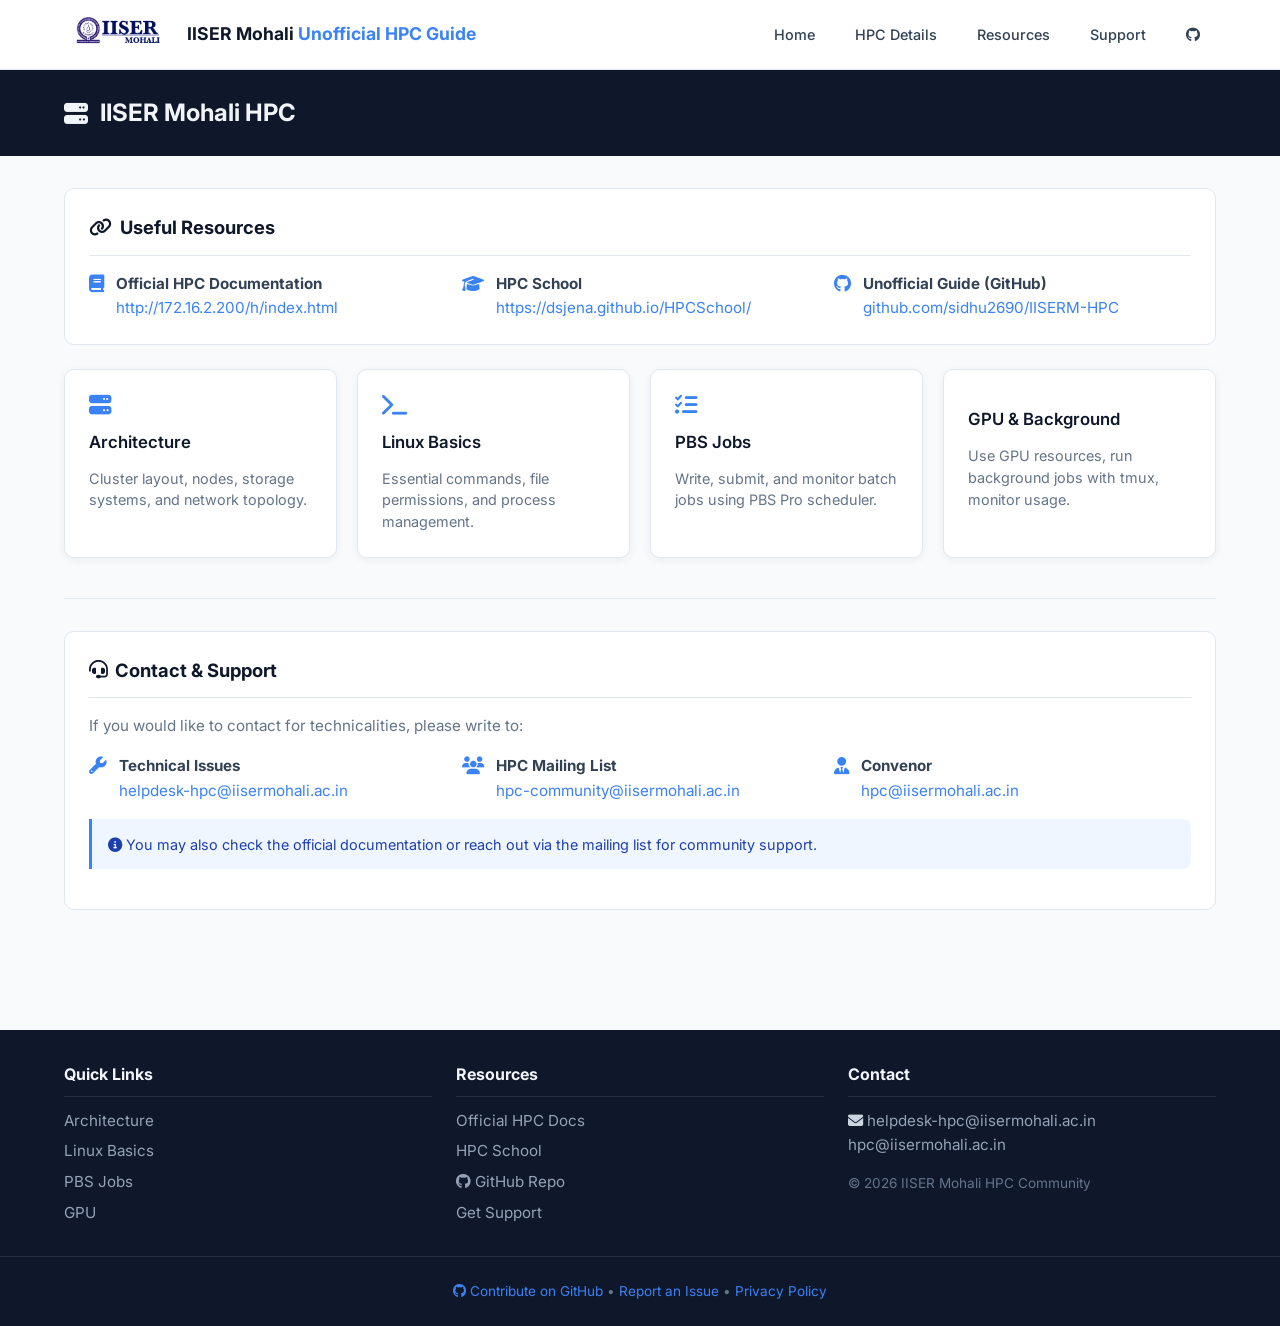
<file: index.html>
<!DOCTYPE html>
<html lang="en">
<head>
  <meta charset="UTF-8" />
  <meta name="viewport" content="width=device-width, initial-scale=1.0"/>
  <title>IISER Mohali Unofficial HPC Guide</title>
  
  <!-- Fonts & Icons -->
  <link rel="preconnect" href="https://fonts.googleapis.com"/>
  <link href="https://fonts.googleapis.com/css2?family=Inter:wght@400;500;600;700&family=Fira+Code&display=swap" rel="stylesheet"/>
  <link rel="stylesheet" href="https://cdnjs.cloudflare.com/ajax/libs/font-awesome/6.5.0/css/all.min.css"/>
  
  <!-- Styles -->
  <link rel="stylesheet" href="style.css"/>
</head>
<body>

<!-- ===== Header ===== -->
<header class="header">
  <div class="header-container">
    <div class="logo-area">
      <img src="assets/logo.png" alt="IISER Mohali Logo" style="height:40px"/>
      <div class="site-title">IISER Mohali <span>Unofficial HPC Guide</span></div>
    </div>
    
    <!-- Desktop Nav -->
    <nav class="main-nav">
      <a href="index.html" class="nav-item active">Home</a>
      
      <div class="nav-item parent">
        HPC Details
        <div class="dropdown">
          <a href="architecture.html">Architecture</a>
          <a href="linux.html">Linux Basics</a>
          <a href="pbs.html">PBS Jobs</a>
          <a href="gpu.html">GPU </a>
        </div>
      </div>
      
      <a href="#resources" class="nav-item">Resources</a>
      <a href="#support" class="nav-item">Support</a>
      <a href="https://github.com/sidhu2690/IISERM-HPC" target="_blank" class="nav-item" title="GitHub Repository">
        <i class="fa-brands fa-github"></i>
      </a>
    </nav>
    
    <!-- Mobile Toggle -->
    <button class="menu-toggle" id="menuToggle">
      <i class="fa-solid fa-bars"></i>
    </button>
  </div>
</header>

<!-- ===== Mobile Offcanvas Menu ===== -->
<aside class="offcanvas" id="offcanvasMenu">
  <div class="offcanvas-header">
    <div class="site-title">IISER Mohali <span>Unofficial HPC Guide</span></div>
    <button class="offcanvas-close" id="offcanvasClose">
      <i class="fa-solid fa-xmark"></i>
    </button>
  </div>
  <nav class="offcanvas-nav">
    <a href="index.html">Home</a>
    
    <a href="#" class="offcanvas-parent">HPC Details <i class="fa-solid fa-chevron-down" style="float:right;font-size:0.8rem"></i></a>
    <div class="offcanvas-sub">
      <a href="architecture.html">Architecture</a>
      <a href="linux.html">Linux Basics</a>
      <a href="pbs.html">PBS Jobs</a>
      <a href="gpu.html">GPU </a>
    </div>
    
    <a href="#resources">Resources</a>
    <a href="#support">Support</a>
    <a href="https://github.com/sidhu2690/IISERM-HPC" target="_blank"><i class="fa-brands fa-github"></i> GitHub Repo</a>
    <a href="https://www.iisermohali.ac.in" target="_blank">IISER Mohali</a>
  </nav>
</aside>

<!-- ===== Page Header Bar ===== -->
<div class="page-header-bar">
  <div class="page-header-container">
    <h1><i class="fa-solid fa-server"></i> IISER Mohali HPC</h1>
  </div>
</div>

<!-- ===== Main Content ===== -->
<div class="content-container">

  <!-- External Resources Section -->
  <section class="section-card" id="resources">
    <h2><i class="fa-solid fa-link"></i> Useful Resources</h2>
    <div class="support-grid">
      <div class="support-item">
        <i class="fa-solid fa-book"></i>
        <div>
          <strong>Official HPC Documentation</strong><br>
          <a href="http://172.16.2.200/h/index.html" target="_blank">http://172.16.2.200/h/index.html</a>
        </div>
      </div>
      <div class="support-item">
        <i class="fa-solid fa-graduation-cap"></i>
        <div>
          <strong>HPC School</strong><br>
          <a href="https://dsjena.github.io/HPCSchool/" target="_blank">https://dsjena.github.io/HPCSchool/</a>
        </div>
      </div>
      <div class="support-item">
        <i class="fa-brands fa-github"></i>
        <div>
          <strong>Unofficial Guide (GitHub)</strong><br>
          <a href="https://github.com/sidhu2690/IISERM-HPC" target="_blank">github.com/sidhu2690/IISERM-HPC</a>
        </div>
      </div>
    </div>
  </section>

  <!-- Topic Cards -->
  <div class="card-grid">
    <a href="architecture.html" class="card">
      <i class="fa-solid fa-server"></i>
      <h3>Architecture</h3>
      <p>Cluster layout, nodes, storage systems, and network topology.</p>
    </a>
    <a href="linux.html" class="card">
      <i class="fa-solid fa-terminal"></i>
      <h3>Linux Basics</h3>
      <p>Essential commands, file permissions, and process management.</p>
    </a>
    <a href="pbs.html" class="card">
      <i class="fa-solid fa-list-check"></i>
      <h3>PBS Jobs</h3>
      <p>Write, submit, and monitor batch jobs using PBS Pro scheduler.</p>
    </a>
    <a href="gpu.html" class="card">
      <i class="fa-solid fa-chip"></i>
      <h3>GPU & Background</h3>
      <p>Use GPU resources, run background jobs with tmux, monitor usage.</p>
    </a>
  </div>

  <!-- Divider -->
  <div class="divider"></div>

  <!-- Support Section -->
  <section class="section-card" id="support">
    <h2><i class="fa-solid fa-headset"></i> Contact & Support</h2>
    <p style="margin-bottom:1rem; color:var(--text-muted); font-size:0.95rem">
      If you would like to contact for technicalities, please write to:
    </p>
    <div class="support-grid">
      <div class="support-item">
        <i class="fa-solid fa-wrench"></i>
        <div>
          <strong>Technical Issues</strong><br>
          <a href="mailto:helpdesk-hpc@iisermohali.ac.in">helpdesk-hpc@iisermohali.ac.in</a>
        </div>
      </div>
      <div class="support-item">
        <i class="fa-solid fa-users"></i>
        <div>
          <strong>HPC Mailing List</strong><br>
          <a href="mailto:hpc-community@iisermohali.ac.in">hpc-community@iisermohali.ac.in</a><br>
        </div>
      </div>
      <div class="support-item">
        <i class="fa-solid fa-user-tie"></i>
        <div>
          <strong>Convenor</strong><br>
          <a href="mailto:hpc@iisermohali.ac.in">hpc@iisermohali.ac.in</a>
        </div>
      </div>
    </div>
    <div class="callout info" style="margin-top:1rem">
      <i class="fa-solid fa-circle-info"></i> 
      You may also check the official documentation or reach out via the mailing list for community support.
    </div>
  </section>

</div>

<!-- ===== Footer ===== -->
<footer class="footer-bar">
  <div class="footer-container">
    <div class="footer-card">
      <h3>Quick Links</h3>
      <ul>
        <li><a href="architecture.html">Architecture</a></li>
        <li><a href="linux.html">Linux Basics</a></li>
        <li><a href="pbs.html">PBS Jobs</a></li>
        <li><a href="gpu.html">GPU</a></li>
      </ul>
    </div>
    <div class="footer-card">
      <h3>Resources</h3>
      <ul>
        <li><a href="http://172.16.2.200/h/index.html" target="_blank">Official HPC Docs</a></li>
        <li><a href="https://dsjena.github.io/HPCSchool/" target="_blank">HPC School</a></li>
        <li><a href="https://github.com/sidhu2690/IISERM-HPC" target="_blank"><i class="fa-brands fa-github"></i> GitHub Repo</a></li>
        <li><a href="#support">Get Support</a></li>
      </ul>
    </div>
    <div class="footer-card">
      <h3>Contact</h3>
      <p>
        <i class="fa-solid fa-envelope"></i> 
        <a href="mailto:helpdesk-hpc@iisermohali.ac.in">helpdesk-hpc@iisermohali.ac.in</a><br>
        <a href="mailto:hpc@iisermohali.ac.in">hpc@iisermohali.ac.in</a>
      </p>
      <p style="margin-top:1rem; font-size:0.85rem; color:#64748b">
        © 2026 IISER Mohali HPC Community
      </p>
    </div>
  </div>
  <div class="footer-bottom">
    <a href="https://github.com/sidhu2690/IISERM-HPC" target="_blank"><i class="fa-brands fa-github"></i> Contribute on GitHub</a> • 
    <a href="#">Report an Issue</a> • <a href="#">Privacy Policy</a>
  </div>
</footer>

<!-- ===== Scripts ===== -->
<script>
  // Mobile menu toggle
  const menuToggle = document.getElementById('menuToggle');
  const offcanvas = document.getElementById('offcanvasMenu');
  const offcanvasClose = document.getElementById('offcanvasClose');
  
  menuToggle?.addEventListener('click', () => offcanvas.classList.add('open'));
  offcanvasClose?.addEventListener('click', () => offcanvas.classList.remove('open'));
  
  // Close offcanvas when clicking outside
  document.addEventListener('click', (e) => {
    if (window.innerWidth <= 900 && 
        !offcanvas.contains(e.target) && 
        !menuToggle.contains(e.target)) {
      offcanvas.classList.remove('open');
    }
  });
  
  // Mobile dropdown toggle
  document.querySelectorAll('.offcanvas-parent').forEach(item => {
    item.addEventListener('click', (e) => {
      e.preventDefault();
      item.classList.toggle('active');
    });
  });
  
  // Active nav state
  document.querySelectorAll('.nav-item, .offcanvas-nav a').forEach(link => {
    if (link.href === window.location.href) {
      document.querySelectorAll('.nav-item, .offcanvas-nav a').forEach(i => i.classList.remove('active'));
      link.classList.add('active');
    }
  });
</script>

</body>
</html>
</file>
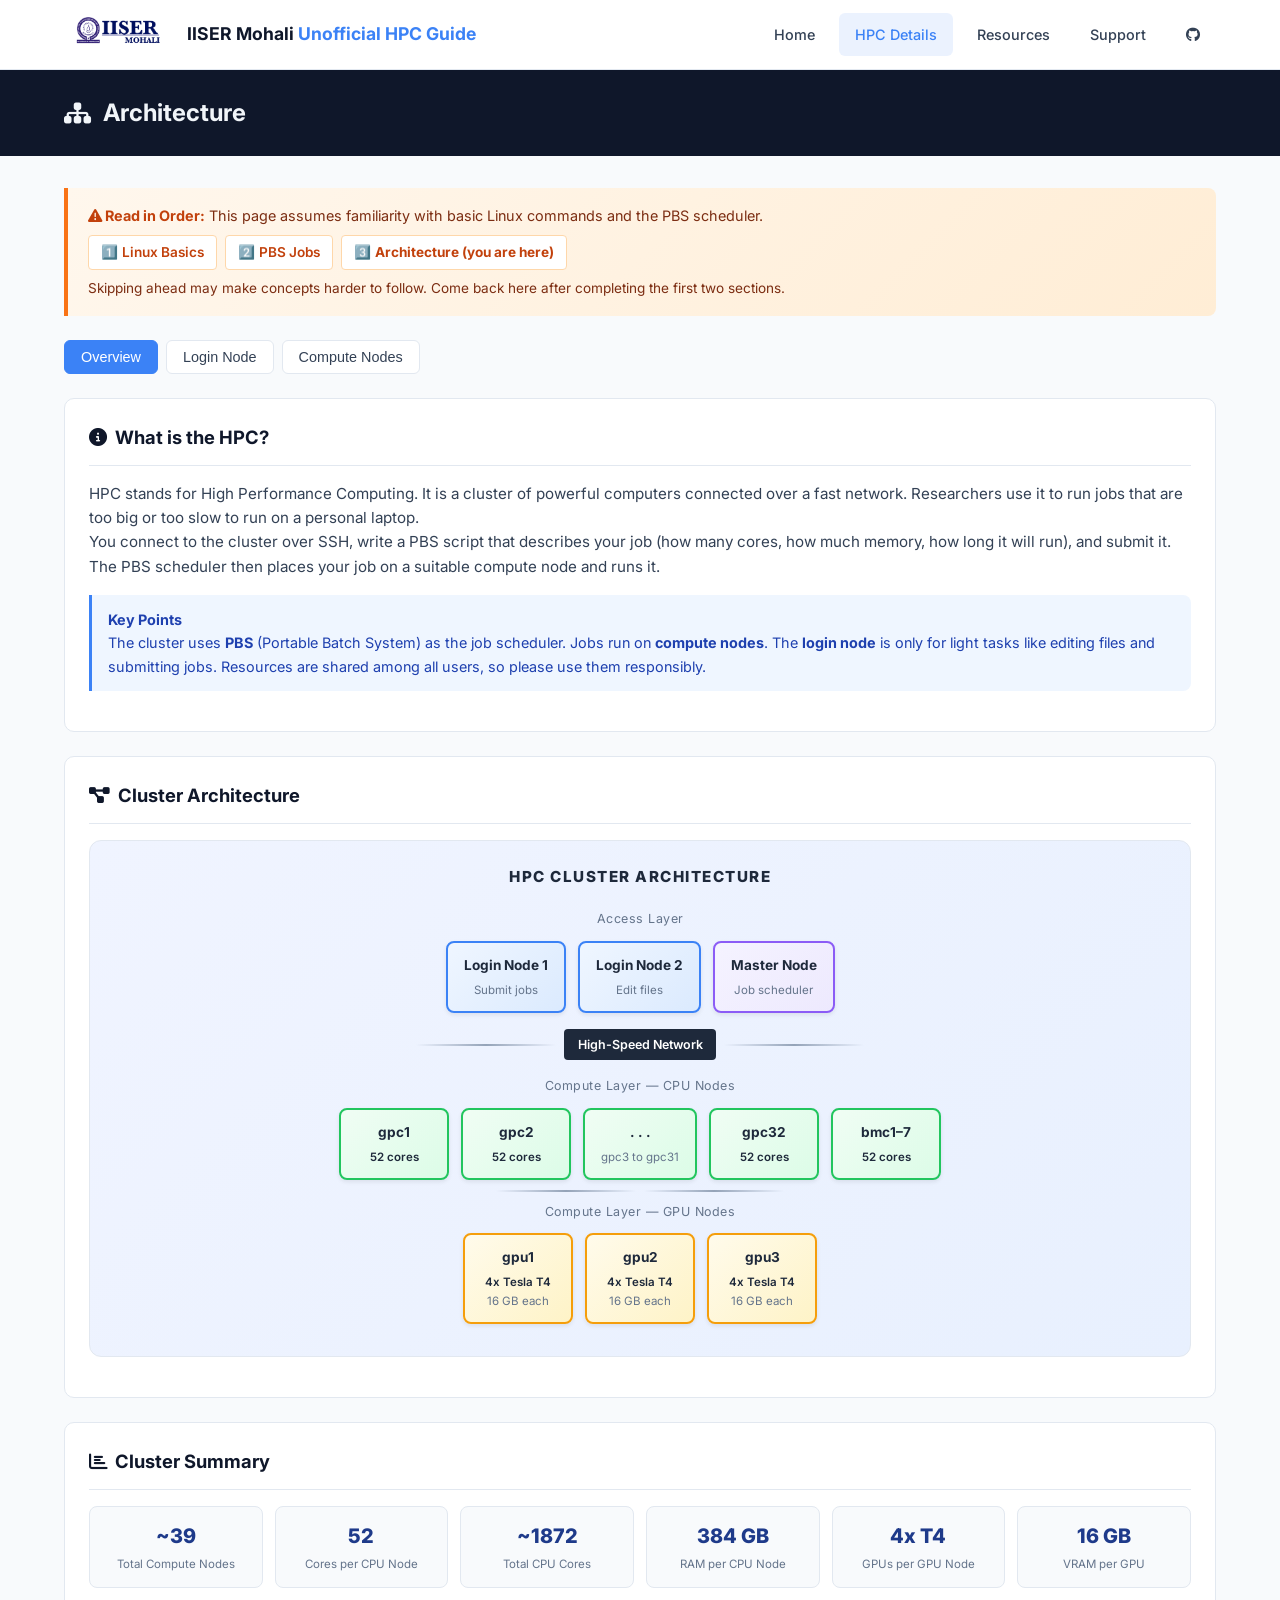
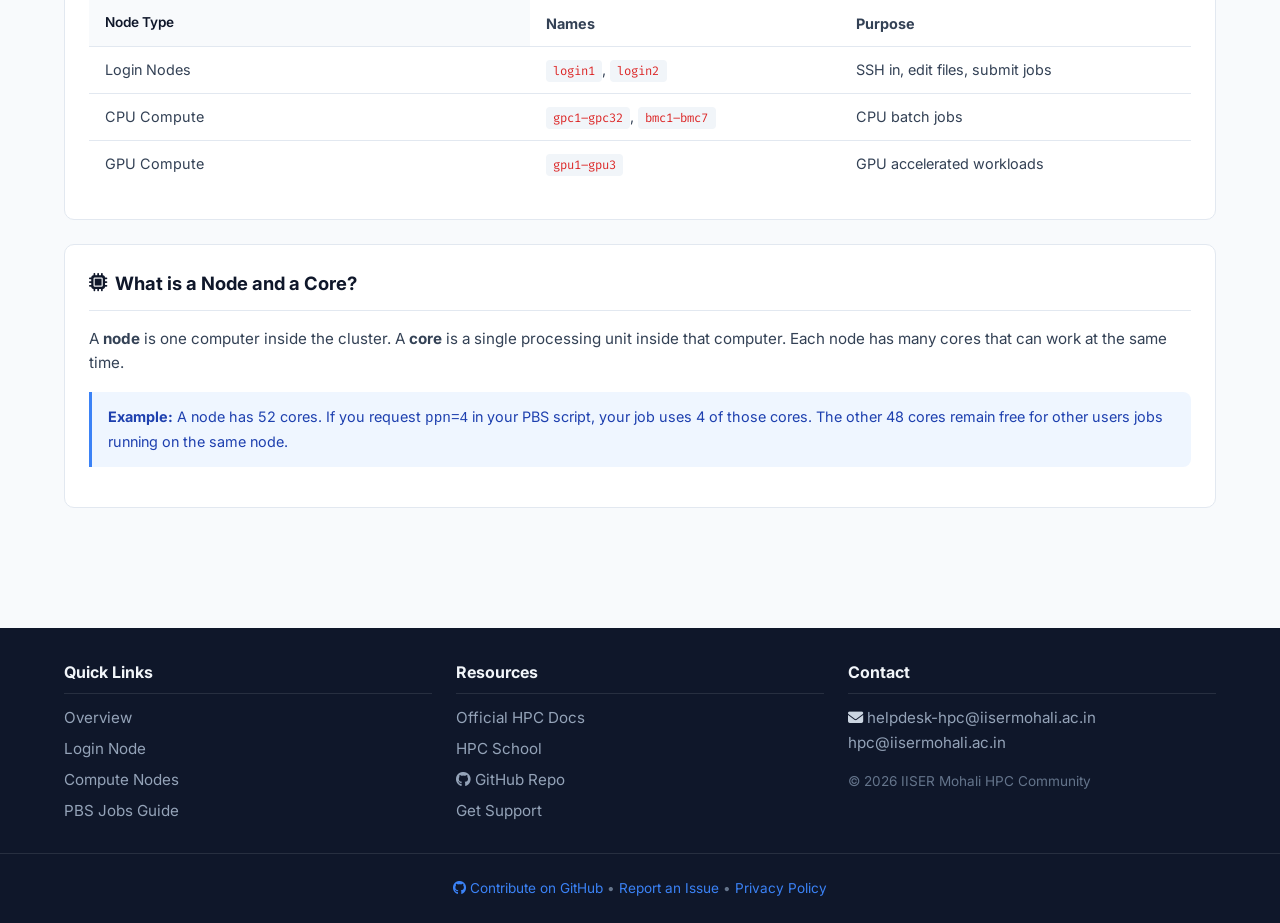
<file: architecture.html>
<!DOCTYPE html>
<html lang="en">
<head>
  <meta charset="UTF-8" />
  <meta name="viewport" content="width=device-width, initial-scale=1.0"/>
  <title>Architecture | IISER Mohali Unofficial HPC Guide</title>
  
  <!-- Fonts & Icons -->
  <link rel="preconnect" href="https://fonts.googleapis.com"/>
  <link href="https://fonts.googleapis.com/css2?family=Inter:wght@400;500;600;700&family=Fira+Code&display=swap" rel="stylesheet"/>
  <link rel="stylesheet" href="https://cdnjs.cloudflare.com/ajax/libs/font-awesome/6.5.0/css/all.min.css"/>
  
  <!-- Main Styles -->
  <link rel="stylesheet" href="style.css"/>
  
  <!-- Page-Specific Styles (Cluster Diagram) -->
  <style>
    .cluster-diagram {
      background: linear-gradient(135deg, #f0f4ff 0%, #e8f0fe 100%);
      border: 1px solid #e2e8f0;
      border-radius: 12px;
      padding: 1.5rem;
      margin: 1rem 0;
    }
    .diagram-title {
      text-align: center;
      font-weight: 800;
      font-size: 0.95rem;
      color: #1e293b;
      letter-spacing: 1.5px;
      margin-bottom: 1.25rem;
    }
    .diagram-section { margin-bottom: 0.5rem; }
    .section-label {
      text-align: center;
      font-size: 0.78rem;
      color: #64748b;
      margin-bottom: 0.75rem;
      letter-spacing: 0.5px;
    }
    .node-group {
      display: flex;
      flex-wrap: wrap;
      justify-content: center;
      gap: 0.75rem;
    }
    .node-box {
      background: white;
      border: 2px solid #cbd5e0;
      border-radius: 8px;
      padding: 0.75rem 1rem;
      min-width: 110px;
      text-align: center;
      box-shadow: 0 2px 4px rgba(0,0,0,0.08);
    }
    .login-node   { border-color: #3b82f6; background: linear-gradient(135deg, #eff6ff, #dbeafe); }
    .master-node  { border-color: #8b5cf6; background: linear-gradient(135deg, #f5f3ff, #ede9fe); }
    .compute-node { border-color: #22c55e; background: linear-gradient(135deg, #f0fdf4, #dcfce7); }
    .gpu-node     { border-color: #f59e0b; background: linear-gradient(135deg, #fffbeb, #fef3c7); }
    .node-title { font-weight: 700; color: #1e293b; font-size: 0.85rem; margin-bottom: 0.25rem; }
    .node-desc  { font-size: 0.72rem; color: #64748b; }
    .node-cores { font-size: 0.72rem; color: #1e293b; font-weight: 600; }
    .network-connector {
      display: flex;
      align-items: center;
      justify-content: center;
      margin: 1rem 0;
      gap: 0.5rem;
    }
    .connector-line {
      flex: 1;
      height: 2px;
      background: linear-gradient(to right, transparent, #94a3b8, transparent);
      max-width: 140px;
    }
    .network-label {
      background: #1e293b;
      color: white;
      padding: 0.35rem 0.85rem;
      border-radius: 4px;
      font-size: 0.78rem;
      font-weight: 600;
      white-space: nowrap;
    }
    .summary-grid {
      display: grid;
      grid-template-columns: repeat(auto-fit, minmax(140px, 1fr));
      gap: 0.75rem;
      margin: 0.75rem 0;
    }
    .summary-stat {
      background: #f8fafc;
      border: 1px solid #e2e8f0;
      border-radius: 8px;
      padding: 0.85rem;
      text-align: center;
    }
    .summary-stat .stat-value {
      font-size: 1.25rem;
      font-weight: 800;
      color: #1e3a8a;
      display: block;
    }
    .summary-stat .stat-label {
      font-size: 0.72rem;
      color: #64748b;
      margin-top: 0.2rem;
    }
    /* Terminal block */
    .terminal {
      background: #0f172a;
      border-radius: 8px;
      overflow: hidden;
      margin: 0.75rem 0;
      font-size: 0.78rem;
    }
    .terminal-bar {
      background: #1e293b;
      padding: 0.4rem 0.75rem;
      display: flex;
      align-items: center;
      gap: 0.4rem;
    }
    .terminal-bar span {
      width: 10px; height: 10px;
      border-radius: 50%;
      display: inline-block;
    }
    .t-red    { background: #ef4444; }
    .t-yellow { background: #eab308; }
    .t-green  { background: #22c55e; }
    .t-title  { color: #64748b; font-size: 0.72rem; margin-left: 0.4rem; }
    .terminal-body {
      padding: 0.85rem 1rem;
      color: #94a3b8;
      font-family: 'Fira Code', monospace;
      line-height: 1.7;
      overflow-x: auto;
      white-space: pre;
    }
    .t-cmd     { color: #38bdf8; }
    .t-hi      { color: #f87171; font-weight: 600; }
    .t-warn    { color: #fbbf24; }
    .t-ok      { color: #86efac; }
    .t-dim     { color: #475569; }
    
    /* Sub-nav tabs for architecture sections */
    .arch-subnav {
      display: flex;
      gap: 0.5rem;
      margin: 1rem 0 1.5rem;
      flex-wrap: wrap;
    }
    .arch-tab {
      padding: 0.5rem 1rem;
      background: var(--card-bg);
      border: 1px solid var(--border);
      border-radius: 6px;
      font-size: 0.9rem;
      color: var(--text);
      cursor: pointer;
      transition: var(--transition);
    }
    .arch-tab:hover, .arch-tab.active {
      background: var(--accent);
      color: white;
      border-color: var(--accent);
    }
    .arch-section { display: none; }
    .arch-section.active { display: block; animation: fadeIn 0.2s ease; }
    @keyframes fadeIn { from { opacity: 0; transform: translateY(4px); } to { opacity: 1; transform: translateY(0); } }
    
    /* Prerequisite banner */
    .prereq-banner {
      background: linear-gradient(135deg, #fff7ed, #ffedd5);
      border-left: 4px solid #f97316;
      border-radius: 0 8px 8px 0;
      padding: 1rem 1.25rem;
      margin: 1rem 0 1.5rem;
      font-size: 0.9rem;
      color: #7c2d12;
    }
    .prereq-banner strong { color: #c2410c; }
    .prereq-banner a { color: #c2410c; font-weight: 600; text-decoration: none; }
    .prereq-banner a:hover { text-decoration: underline; }
    .prereq-steps {
      display: flex;
      gap: 0.5rem;
      margin-top: 0.5rem;
      flex-wrap: wrap;
    }
    .prereq-step {
      background: #fff;
      padding: 0.35rem 0.75rem;
      border-radius: 4px;
      font-size: 0.85rem;
      border: 1px solid #fed7aa;
    }
  </style>
</head>
<body>

<!-- ===== Header ===== -->
<header class="header">
  <div class="header-container">
    <div class="logo-area">
      <img src="assets/logo.png" alt="IISER Mohali Logo" style="height:40px"/>
      <div class="site-title">IISER Mohali <span>Unofficial HPC Guide</span></div>
    </div>
    
    <!-- Desktop Nav -->
    <nav class="main-nav">
      <a href="index.html" class="nav-item">Home</a>
      
      <div class="nav-item parent active">
        HPC Details
        <div class="dropdown">
          <a href="architecture.html" class="active">Architecture</a>
          <a href="linux.html">Linux Basics</a>
          <a href="pbs.html">PBS Jobs</a>
          <a href="gpu.html">GPU & Nohup</a>
        </div>
      </div>
      
      <a href="index.html#resources" class="nav-item">Resources</a>
      <a href="index.html#support" class="nav-item">Support</a>
      <a href="https://github.com/sidhu2690/IISERM-HPC" target="_blank" class="nav-item" title="GitHub Repository">
        <i class="fa-brands fa-github"></i>
      </a>
    </nav>
    
    <!-- Mobile Toggle -->
    <button class="menu-toggle" id="menuToggle">
      <i class="fa-solid fa-bars"></i>
    </button>
  </div>
</header>

<!-- ===== Mobile Offcanvas Menu ===== -->
<aside class="offcanvas" id="offcanvasMenu">
  <div class="offcanvas-header">
    <div class="site-title">IISER Mohali <span>Unofficial HPC Guide</span></div>
    <button class="offcanvas-close" id="offcanvasClose">
      <i class="fa-solid fa-xmark"></i>
    </button>
  </div>
  <nav class="offcanvas-nav">
    <a href="index.html">Home</a>
    
    <a href="#" class="offcanvas-parent active">HPC Details <i class="fa-solid fa-chevron-down" style="float:right;font-size:0.8rem"></i></a>
    <div class="offcanvas-sub" style="display:block">
      <a href="architecture.html" class="active">Architecture</a>
      <a href="linux.html">Linux Basics</a>
      <a href="pbs.html">PBS Jobs</a>
      <a href="gpu.html">GPU & Nohup</a>
    </div>
    
    <a href="index.html#resources">Resources</a>
    <a href="index.html#support">Support</a>
    <a href="https://github.com/sidhu2690/IISERM-HPC" target="_blank"><i class="fa-brands fa-github"></i> GitHub Repo</a>
    <a href="https://www.iisermohali.ac.in" target="_blank">IISER Mohali</a>
  </nav>
</aside>

<!-- ===== Page Header Bar ===== -->
<div class="page-header-bar">
  <div class="page-header-container">
    <h1><i class="fa-solid fa-sitemap"></i> Architecture</h1>
  </div>
</div>

<!-- ===== Main Content ===== -->
<div class="content-container">

  <!-- ⚠️ Prerequisite Warning Banner -->
  <div class="prereq-banner">
    <strong><i class="fa-solid fa-triangle-exclamation"></i> Read in Order:</strong> 
    This page assumes familiarity with basic Linux commands and the PBS scheduler.
    <div class="prereq-steps">
      <span class="prereq-step">1️⃣ <a href="linux.html">Linux Basics</a></span>
      <span class="prereq-step">2️⃣ <a href="pbs.html">PBS Jobs</a></span>
      <span class="prereq-step">3️⃣ <strong>Architecture (you are here)</strong></span>
    </div>
    <p style="margin:0.5rem 0 0; font-size:0.85rem">
      Skipping ahead may make concepts harder to follow. Come back here after completing the first two sections.
    </p>
  </div>

  <!-- Sub-navigation Tabs -->
  <div class="arch-subnav">
    <button class="arch-tab active" onclick="showArchSection('overview', this)">Overview</button>
    <button class="arch-tab" onclick="showArchSection('login', this)">Login Node</button>
    <button class="arch-tab" onclick="showArchSection('compute', this)">Compute Nodes</button>
  </div>

  <!-- ══ OVERVIEW ══ -->
  <section class="arch-section active" id="overview">
    
    <div class="section-card">
      <h2><i class="fa-solid fa-circle-info"></i> What is the HPC?</h2>
      <p>HPC stands for High Performance Computing. It is a cluster of powerful computers connected over a fast network. Researchers use it to run jobs that are too big or too slow to run on a personal laptop.</p>
      <p>You connect to the cluster over SSH, write a PBS script that describes your job (how many cores, how much memory, how long it will run), and submit it. The PBS scheduler then places your job on a suitable compute node and runs it.</p>
      <div class="callout info">
        <strong>Key Points</strong><br>
        The cluster uses <strong>PBS</strong> (Portable Batch System) as the job scheduler. Jobs run on <strong>compute nodes</strong>. The <strong>login node</strong> is only for light tasks like editing files and submitting jobs. Resources are shared among all users, so please use them responsibly.
      </div>
    </div>

    <div class="section-card">
      <h2><i class="fa-solid fa-diagram-project"></i> Cluster Architecture</h2>

      <div class="cluster-diagram">
        <div class="diagram-title">HPC CLUSTER ARCHITECTURE</div>

        <div class="diagram-section">
          <div class="section-label">Access Layer</div>
          <div class="node-group">
            <div class="node-box login-node">
              <div class="node-title">Login Node 1</div>
              <div class="node-desc">Submit jobs</div>
            </div>
            <div class="node-box login-node">
              <div class="node-title">Login Node 2</div>
              <div class="node-desc">Edit files</div>
            </div>
            <div class="node-box master-node">
              <div class="node-title">Master Node</div>
              <div class="node-desc">Job scheduler</div>
            </div>
          </div>
        </div>

        <div class="network-connector">
          <div class="connector-line"></div>
          <div class="network-label">High-Speed Network</div>
          <div class="connector-line"></div>
        </div>

        <div class="diagram-section">
          <div class="section-label">Compute Layer — CPU Nodes</div>
          <div class="node-group">
            <div class="node-box compute-node">
              <div class="node-title">gpc1</div>
              <div class="node-cores">52 cores</div>
            </div>
            <div class="node-box compute-node">
              <div class="node-title">gpc2</div>
              <div class="node-cores">52 cores</div>
            </div>
            <div class="node-box compute-node">
              <div class="node-title">. . .</div>
              <div class="node-desc">gpc3 to gpc31</div>
            </div>
            <div class="node-box compute-node">
              <div class="node-title">gpc32</div>
              <div class="node-cores">52 cores</div>
            </div>
            <div class="node-box compute-node">
              <div class="node-title">bmc1–7</div>
              <div class="node-cores">52 cores</div>
            </div>
          </div>
        </div>

        <div class="network-connector" style="margin:0.6rem 0;">
          <div class="connector-line"></div>
          <div class="connector-line"></div>
        </div>

        <div class="diagram-section">
          <div class="section-label">Compute Layer — GPU Nodes</div>
          <div class="node-group">
            <div class="node-box gpu-node">
              <div class="node-title">gpu1</div>
              <div class="node-cores">4x Tesla T4</div>
              <div class="node-desc">16 GB each</div>
            </div>
            <div class="node-box gpu-node">
              <div class="node-title">gpu2</div>
              <div class="node-cores">4x Tesla T4</div>
              <div class="node-desc">16 GB each</div>
            </div>
            <div class="node-box gpu-node">
              <div class="node-title">gpu3</div>
              <div class="node-cores">4x Tesla T4</div>
              <div class="node-desc">16 GB each</div>
            </div>
          </div>
        </div>
      </div>
    </div>

    <div class="section-card">
      <h2><i class="fa-solid fa-chart-bar"></i> Cluster Summary</h2>
      <div class="summary-grid">
        <div class="summary-stat">
          <span class="stat-value">~39</span>
          <div class="stat-label">Total Compute Nodes</div>
        </div>
        <div class="summary-stat">
          <span class="stat-value">52</span>
          <div class="stat-label">Cores per CPU Node</div>
        </div>
        <div class="summary-stat">
          <span class="stat-value">~1872</span>
          <div class="stat-label">Total CPU Cores</div>
        </div>
        <div class="summary-stat">
          <span class="stat-value">384 GB</span>
          <div class="stat-label">RAM per CPU Node</div>
        </div>
        <div class="summary-stat">
          <span class="stat-value">4x T4</span>
          <div class="stat-label">GPUs per GPU Node</div>
        </div>
        <div class="summary-stat">
          <span class="stat-value">16 GB</span>
          <div class="stat-label">VRAM per GPU</div>
        </div>
      </div>

      <table class="data-table">
        <tbody>
          <tr><th>Node Type</th><td><strong>Names</strong></td><td><strong>Purpose</strong></td></tr>
          <tr>
            <td>Login Nodes</td>
            <td><code>login1</code>, <code>login2</code></td>
            <td>SSH in, edit files, submit jobs</td>
          </tr>
          <tr>
            <td>CPU Compute</td>
            <td><code>gpc1–gpc32</code>, <code>bmc1–bmc7</code></td>
            <td>CPU batch jobs</td>
          </tr>
          <tr>
            <td>GPU Compute</td>
            <td><code>gpu1–gpu3</code></td>
            <td>GPU accelerated workloads</td>
          </tr>
        </tbody>
      </table>
    </div>

    <div class="section-card">
      <h2><i class="fa-solid fa-microchip"></i> What is a Node and a Core?</h2>
      <p>A <strong>node</strong> is one computer inside the cluster. A <strong>core</strong> is a single processing unit inside that computer. Each node has many cores that can work at the same time.</p>
      <div class="callout info">
        <strong>Example:</strong> A node has 52 cores. If you request <code>ppn=4</code> in your PBS script, your job uses 4 of those cores. The other 48 cores remain free for other users jobs running on the same node.
      </div>
    </div>

  </section>

  <!-- ══ LOGIN NODE ══ -->
  <section class="arch-section" id="login">
    
    <div class="section-card">
      <h2><i class="fa-solid fa-circle-info"></i> What is the Login Node?</h2>
      <p>When you SSH into the cluster, you land on the login node. It is a regular computer shared by everyone who is logged in at that moment. It is strictly meant for light tasks only.</p>
      <p>The login node is not meant for running actual computations. For that, you use the PBS scheduler to submit your job to a compute node. You will learn more about this in the PBS section.</p>

      <table class="data-table">
        <tbody>
          <tr><th>✅ Allowed on Login Node</th><th>❌ Not Allowed on Login Node</th></tr>
          <tr><td>Editing scripts with <code>nano</code> or <code>vim</code></td><td>Running Python training scripts</td></tr>
          <tr><td>Submitting jobs with <code>qsub</code></td><td>Running simulations directly</td></tr>
          <tr><td>Checking jobs with <code>qstat</code></td><td>Compiling large codebases</td></tr>
          <tr><td>Creating folders and small files</td><td>Processing large datasets</td></tr>
          <tr><td>Transferring files with <code>scp</code></td><td>Running any heavy program</td></tr>
        </tbody>
      </table>

      <div class="callout warn">
        <strong>Important:</strong> The login node is shared by all users. If someone runs a heavy job on it, the whole system slows down for everyone. In bad cases it can cause the login node to crash and no one will be able to connect to the cluster until the admin fixes it. Always use the scheduler for any real computation.
      </div>
    </div>

    <div class="section-card">
      <h2><i class="fa-solid fa-terminal"></i> Checking Login Node Load with <code>top</code></h2>
      <p>You can run <code>top</code> on the login node to see the current CPU and memory usage. If the load is very high, it means someone is running something heavy on the login node and you should inform the admin.</p>

      <div class="terminal">
        <div class="terminal-bar">
          <span class="t-red"></span>
          <span class="t-yellow"></span>
          <span class="t-green"></span>
          <span class="t-title">login1 — top</span>
        </div>
        <div class="terminal-body"><span class="t-cmd">(base) [rk21045@login1 ~]$ top</span>
<span class="t-warn">top - 01:29:18 up 4 days,  7:26,  9 users,  load average: 168.21, 171.62, 171.92</span>
Tasks: 591 total,   5 running, 581 sleeping,   5 stopped,   0 zombie
<span class="t-hi">%Cpu(s): 99.7 us,  0.3 sy,  0.0 ni,  0.0 id,  0.0 wa,  0.0 hi,  0.0 si,  0.0 st</span>
KiB Mem : 39487868+total, <span class="t-hi">10684056 free</span>, 55634912 used, 32855971+buff/cache
KiB Swap: 67108860 total, 67108860 free,        0 used. 33805238+avail Mem

   PID USER      PR  NI    VIRT    RES    SHR S  <span class="t-warn">%CPU</span>  %MEM     TIME+  COMMAND
 61813 <span class="t-hi">ab19032</span>   20   0  105.7g  16.5g   6112 R  <span class="t-hi">1693</span>   4.4  62936:45 l914.exe
 40196 <span class="t-hi">ph17086</span>   20   0  104.2g   1.4g   5704 R  <span class="t-hi">1209</span>   0.4  71422:49 l508.exe
 60007 <span class="t-hi">ph18011</span>   20   0  104.2g  11.8g   6104 R  <span class="t-hi">1167</span>   3.1  62691:54 l914.exe
 43326 <span class="t-hi">ms21099</span>   20   0  104.2g  11.5g   5976 R  <span class="t-hi">1135</span>   3.1  65828:04 l914.exe
  2490 nobody    20   0  176864   1872   1256 S    0.3   0.0   1:52.56 gmond
 61885 <span class="t-ok">rk21045</span>   20   0  173236   2924   1700 R    0.3   0.0   0:00.08 top
146608 ph25042   20   0  185300   2936   1052 S    0.3   0.0   0:10.02 sshd
     1 root      20   0  191684   4764   2636 S    0.0   0.0   0:17.08 systemd
<span class="t-dim">     2 root      20   0       0      0      0 S    0.0   0.0   0:00.51 kthreadd</span>
<span class="t-dim">     4 root       0 -20       0      0      0 S    0.0   0.0   0:00.00 kworker</span></div>
      </div>

      <p>In the output above, the <strong>load average is 168</strong> and <strong>CPU usage is 99.7%</strong>. This is very high. You can also see that four users are running jobs directly on the login node with CPU usage above 1000% each. This is wrong and will slow down the entire system.</p>

      <div class="callout warn">
        <strong>What to look for in <code>top</code>:</strong><br><br>

        <strong>%MEM (MOST IMPORTANT)</strong><br>
        High memory usage is the biggest danger on the login node.<br>
        If any process is using large memory (e.g. &gt;1–2% or multiple GBs), it can crash the node for everyone.<br><br>

        <strong>Free memory</strong> (KiB Mem free)<br>
        If this becomes very low, the system may start swapping or freeze.<br><br>

        <strong>%CPU per process</strong><br>
        Should be very low on login nodes. High values (100+) indicate misuse, but CPU overload mainly slows the system.<br><br>

        <strong>Load average</strong><br>
        Should be less than total cores. High load means heavy usage, but is less dangerous than memory exhaustion.<br><br>

        <strong>Important:</strong><br>
        CPU abuse makes the system slow.<br>
        Memory abuse can crash the entire login node.<br><br>

        If you see high memory usage, report it to the system admin immediately.
      </div>
    </div>

  </section>

  <!-- ══ COMPUTE NODES ══ -->
  <section class="arch-section" id="compute">
    
    <div class="section-card">
      <h2><i class="fa-solid fa-circle-info"></i> What are Compute Nodes?</h2>
      <p>Compute nodes are dedicated machines reserved for running jobs. Each node has its own CPUs, large RAM, and in the case of GPU nodes, graphics cards. You do not SSH into them directly. The PBS scheduler sends your job there automatically after you submit it from the login node.</p>
      <p>You can choose which queue to submit your job to depending on how long your job will run and how many cores it needs. Each queue has different limits.</p>
    </div>

    <div class="section-card">
      <h2><i class="fa-solid fa-table-list"></i> Available Queues</h2>
      <table class="data-table">
        <tbody>
          <tr><th>Queue</th><th>Max Walltime</th><th>Max Cores per User</th><th>Use For</th></tr>
          <tr>
            <td><code>default</code></td>
            <td>8 hours</td>
            <td>200 cores</td>
            <td>Quick jobs, testing, short calculations</td>
          </tr>
          <tr>
            <td><code>short</code></td>
            <td>72 hours (3 days)</td>
            <td>100 cores</td>
            <td>Medium length production jobs</td>
          </tr>
          <tr>
            <td><code>long</code></td>
            <td>1080 hours (45 days)</td>
            <td>100 cores</td>
            <td>Long running simulations</td>
          </tr>
          <tr>
            <td><code>infinity</code></td>
            <td>4380 hours (about 6 months)</td>
            <td>50 cores</td>
            <td>Very long calculations, use sparingly</td>
          </tr>
        </tbody>
      </table>
      <div class="callout tip">
        <strong>Tip:</strong> Start with the <code>default</code> queue when testing your script. Only move to <code>long</code> or <code>infinity</code> once you are sure the job runs correctly. Submitting a broken job to a long queue wastes your allocation and blocks resources for others.
      </div>
    </div>

  </section>

</div>

<!-- ===== Footer ===== -->
<footer class="footer-bar">
  <div class="footer-container">
    <div class="footer-card">
      <h3>Quick Links</h3>
      <ul>
        <li><a href="#overview">Overview</a></li>
        <li><a href="#login">Login Node</a></li>
        <li><a href="#compute">Compute Nodes</a></li>
        <li><a href="pbs.html">PBS Jobs Guide</a></li>
      </ul>
    </div>
    <div class="footer-card">
      <h3>Resources</h3>
      <ul>
        <li><a href="http://172.16.2.200/h/index.html" target="_blank">Official HPC Docs</a></li>
        <li><a href="https://dsjena.github.io/HPCSchool/" target="_blank">HPC School</a></li>
        <li><a href="https://github.com/sidhu2690/IISERM-HPC" target="_blank"><i class="fa-brands fa-github"></i> GitHub Repo</a></li>
        <li><a href="index.html#support">Get Support</a></li>
      </ul>
    </div>
    <div class="footer-card">
      <h3>Contact</h3>
      <p>
        <i class="fa-solid fa-envelope"></i> 
        <a href="mailto:helpdesk-hpc@iisermohali.ac.in">helpdesk-hpc@iisermohali.ac.in</a><br>
        <a href="mailto:hpc@iisermohali.ac.in">hpc@iisermohali.ac.in</a>
      </p>
      <p style="margin-top:1rem; font-size:0.85rem; color:#64748b">
        © 2026 IISER Mohali HPC Community
      </p>
    </div>
  </div>
  <div class="footer-bottom">
    <a href="https://github.com/sidhu2690/IISERM-HPC" target="_blank"><i class="fa-brands fa-github"></i> Contribute on GitHub</a> • 
    <a href="#">Report an Issue</a> • <a href="#">Privacy Policy</a>
  </div>
</footer>

<!-- ===== Scripts ===== -->
<script>
  // Architecture section tabs
  function showArchSection(id, btn) {
    document.querySelectorAll('.arch-section').forEach(s => s.classList.remove('active'));
    document.querySelectorAll('.arch-tab').forEach(t => t.classList.remove('active'));
    document.getElementById(id).classList.add('active');
    btn.classList.add('active');
    window.scrollTo({ top: document.querySelector('.content-container').offsetTop - 20, behavior: 'smooth' });
  }

  // Mobile menu toggle
  const menuToggle = document.getElementById('menuToggle');
  const offcanvas = document.getElementById('offcanvasMenu');
  const offcanvasClose = document.getElementById('offcanvasClose');
  
  menuToggle?.addEventListener('click', (e) => { e.stopPropagation(); offcanvas.classList.add('open'); });
  offcanvasClose?.addEventListener('click', () => offcanvas.classList.remove('open'));
  
  // Close offcanvas when clicking outside
  document.addEventListener('click', (e) => {
    if (window.innerWidth <= 900 && 
        !offcanvas.contains(e.target) && 
        !menuToggle.contains(e.target)) {
      offcanvas.classList.remove('open');
    }
  });
  
  // Mobile dropdown toggle
  document.querySelectorAll('.offcanvas-parent').forEach(item => {
    item.addEventListener('click', (e) => {
      e.preventDefault();
      item.classList.toggle('active');
      const sub = item.nextElementSibling;
      if (sub?.classList.contains('offcanvas-sub')) {
        sub.style.display = sub.style.display === 'block' ? 'none' : 'block';
      }
    });
  });
</script>

</body>
</html>
</file>
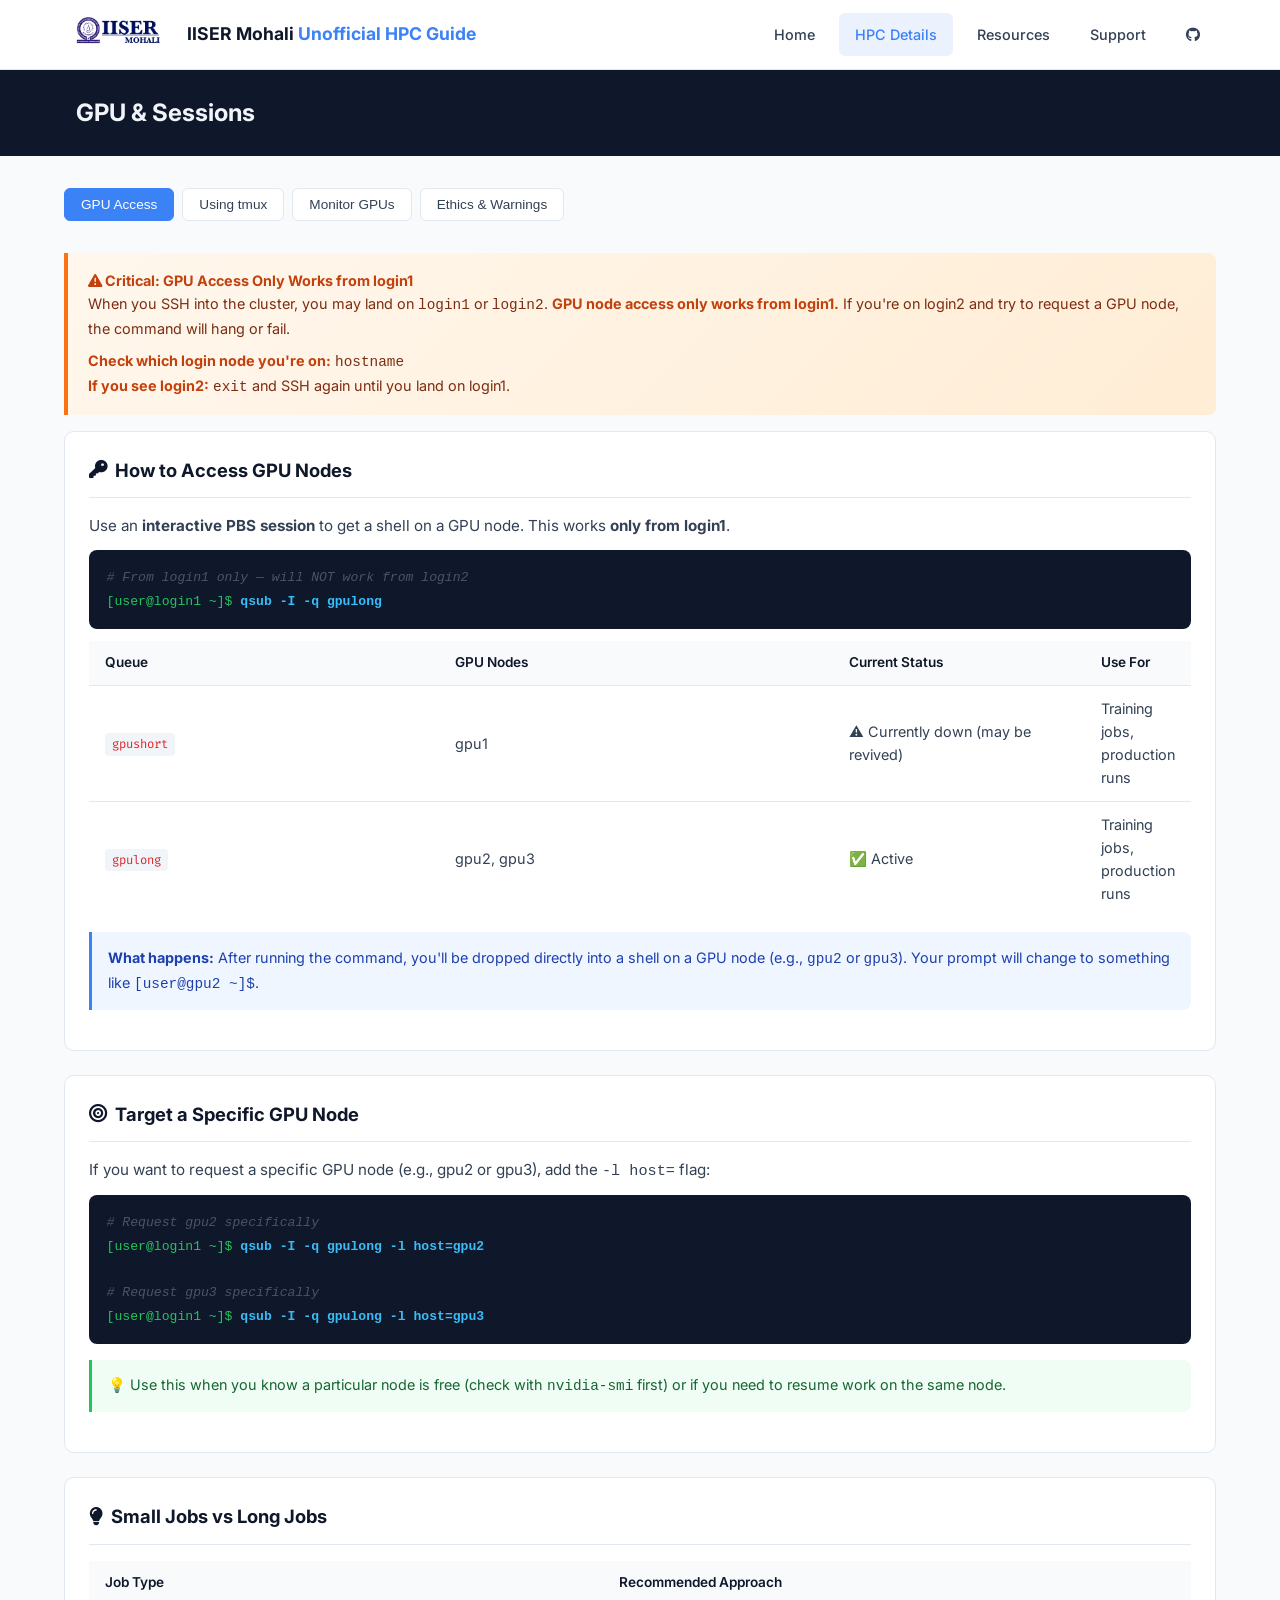
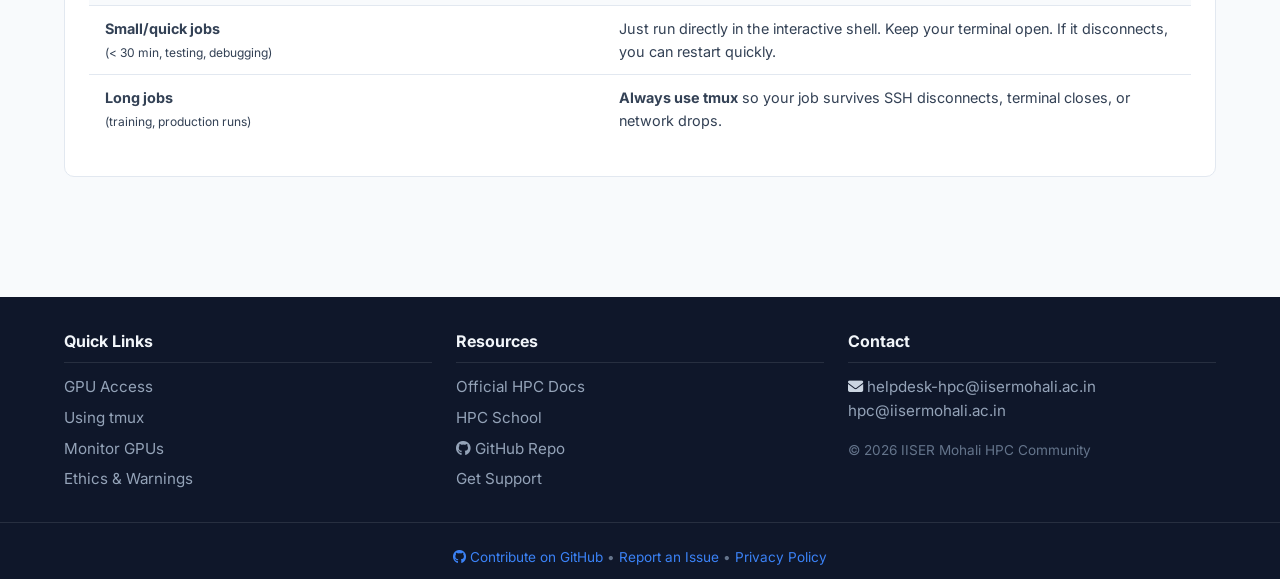
<file: gpu.html>
<!DOCTYPE html>
<html lang="en">
<head>
  <meta charset="UTF-8" />
  <meta name="viewport" content="width=device-width, initial-scale=1.0"/>
  <title>GPU & Sessions | IISER Mohali Unofficial HPC Guide</title>
  
  <!-- Fonts & Icons -->
  <link rel="preconnect" href="https://fonts.googleapis.com"/>
  <link href="https://fonts.googleapis.com/css2?family=Inter:wght@400;500;600;700&family=Fira+Code&display=swap" rel="stylesheet"/>
  <link rel="stylesheet" href="https://cdnjs.cloudflare.com/ajax/libs/font-awesome/6.5.0/css/all.min.css"/>
  
  <!-- Main Styles -->
  <link rel="stylesheet" href="style.css"/>
  
  <!-- Page-Specific Styles (Terminal + Code Highlighting) -->
  <style>
    /* Terminal block */
    .terminal {
      background: #0f172a;
      border-radius: 8px;
      overflow: hidden;
      margin: 0.75rem 0;
      font-size: 0.78rem;
    }
    .terminal-bar {
      background: #1e293b;
      padding: 0.4rem 0.75rem;
      display: flex;
      align-items: center;
      gap: 0.4rem;
    }
    .terminal-bar .dot {
      width: 10px; height: 10px;
      border-radius: 50%;
      display: inline-block;
    }
    .t-red    { background: #ef4444; }
    .t-yellow { background: #eab308; }
    .t-green  { background: #22c55e; }
    .terminal-body {
      padding: 0.85rem 1rem;
      color: #94a3b8;
      font-family: 'Fira Code', monospace;
      line-height: 1.7;
      overflow-x: auto;
      white-space: pre;
    }
    .t-prompt  { color: #22c55e; }
    .t-cmd     { color: #38bdf8; font-weight: 600; }
    .t-out     { color: #94a3b8; }
    .t-comment { color: #475569; font-style: italic; }
    .t-hi      { color: #fbbf24; }
    .t-warn    { color: #f87171; }
    .t-ok      { color: #86efac; }
    .t-dim     { color: #334155; }
    
    /* Code syntax highlighting for PBS directives */
    pre {
      background: var(--code-bg, #0f172a);
      color: #e2e8f0;
      padding: 1rem 1.1rem;
      border-radius: 8px;
      overflow-x: auto;
      margin: 0.75rem 0;
      font-size: 0.82rem;
      line-height: 1.7;
      font-family: 'Fira Code', monospace;
    }
    pre code { background: none; color: #94a3b8; padding: 0; font-size: 1em; }
    .cmd     { color: #38bdf8; font-weight: 600; }
    .comment { color: #475569; font-style: italic; }
    .directive { color: #a78bfa; }
    
    /* Sub-nav tabs */
    .gpu-subnav {
      display: flex;
      gap: 0.5rem;
      margin: 1rem 0 1.5rem;
      flex-wrap: wrap;
      overflow-x: auto;
      padding-bottom: 0.5rem;
    }
    .gpu-tab {
      padding: 0.5rem 1rem;
      background: var(--card-bg);
      border: 1px solid var(--border);
      border-radius: 6px;
      font-size: 0.85rem;
      color: var(--text);
      cursor: pointer;
      transition: var(--transition);
      white-space: nowrap;
    }
    .gpu-tab:hover, .gpu-tab.active {
      background: var(--accent);
      color: white;
      border-color: var(--accent);
    }
    .gpu-section { display: none; }
    .gpu-section.active { display: block; animation: fadeIn 0.2s ease; }
    @keyframes fadeIn { from { opacity: 0; transform: translateY(4px); } to { opacity: 1; transform: translateY(0); } }
    
    /* Table tweaks */
    .data-table th:first-child { width: 35%; }
    .data-table td code { white-space: nowrap; }
    
    /* Warning highlight */
    .serious-warning {
      background: linear-gradient(135deg, #fef2f2, #fee2e2);
      border-left: 4px solid #ef4444;
      border-radius: 0 8px 8px 0;
      padding: 1rem;
      margin: 1rem 0;
    }
    .serious-warning strong { color: #991b1b; }
    
    /* Login node alert */
    .login-alert {
      background: linear-gradient(135deg, #fff7ed, #ffedd5);
      border-left: 4px solid #f97316;
      border-radius: 0 8px 8px 0;
      padding: 1rem 1.25rem;
      margin: 1rem 0;
      font-size: 0.9rem;
      color: #7c2d12;
    }
    .login-alert strong { color: #c2410c; }
  </style>
</head>
<body>

<!-- ===== Header ===== -->
<header class="header">
  <div class="header-container">
    <div class="logo-area">
      <img src="assets/logo.png" alt="IISER Mohali Logo" style="height:40px"/>
      <div class="site-title">IISER Mohali <span>Unofficial HPC Guide</span></div>
    </div>
    
    <!-- Desktop Nav -->
    <nav class="main-nav">
      <a href="index.html" class="nav-item">Home</a>
      
      <div class="nav-item parent active">
        HPC Details
        <div class="dropdown">
          <a href="architecture.html">Architecture</a>
          <a href="linux.html">Linux Basics</a>
          <a href="pbs.html">PBS Jobs</a>
          <a href="gpu.html" class="active">GPU & Sessions</a>
        </div>
      </div>
      
      <a href="index.html#resources" class="nav-item">Resources</a>
      <a href="index.html#support" class="nav-item">Support</a>
      <a href="https://github.com/sidhu2690/IISERM-HPC" target="_blank" class="nav-item" title="GitHub Repository">
        <i class="fa-brands fa-github"></i>
      </a>
    </nav>
    
    <!-- Mobile Toggle -->
    <button class="menu-toggle" id="menuToggle">
      <i class="fa-solid fa-bars"></i>
    </button>
  </div>
</header>

<!-- ===== Mobile Offcanvas Menu ===== -->
<aside class="offcanvas" id="offcanvasMenu">
  <div class="offcanvas-header">
    <div class="site-title">IISER Mohali <span>Unofficial HPC Guide</span></div>
    <button class="offcanvas-close" id="offcanvasClose">
      <i class="fa-solid fa-xmark"></i>
    </button>
  </div>
  <nav class="offcanvas-nav">
    <a href="index.html">Home</a>
    
    <a href="#" class="offcanvas-parent active">HPC Details <i class="fa-solid fa-chevron-down" style="float:right;font-size:0.8rem"></i></a>
    <div class="offcanvas-sub" style="display:block">
      <a href="architecture.html">Architecture</a>
      <a href="linux.html">Linux Basics</a>
      <a href="pbs.html">PBS Jobs</a>
      <a href="gpu.html" class="active">GPU & Sessions</a>
    </div>
    
    <a href="index.html#resources">Resources</a>
    <a href="index.html#support">Support</a>
    <a href="https://github.com/sidhu2690/IISERM-HPC" target="_blank"><i class="fa-brands fa-github"></i> GitHub Repo</a>
    <a href="https://www.iisermohali.ac.in" target="_blank">IISER Mohali</a>
  </nav>
</aside>

<!-- ===== Page Header Bar ===== -->
<div class="page-header-bar">
  <div class="page-header-container">
    <h1><i class="fa-solid fa-chip"></i> GPU & Sessions</h1>
  </div>
</div>

<!-- ===== Main Content ===== -->
<div class="content-container">

  <!-- Sub-navigation Tabs (scrollable on mobile) -->
  <div class="gpu-subnav">
    <button class="gpu-tab active" onclick="showGpuSection('access', this)">GPU Access</button>
    <button class="gpu-tab" onclick="showGpuSection('tmux', this)">Using tmux</button>
    <button class="gpu-tab" onclick="showGpuSection('monitor', this)">Monitor GPUs</button>
    <button class="gpu-tab" onclick="showGpuSection('ethics', this)">Ethics & Warnings</button>
  </div>

  <!-- ══ GPU ACCESS ══ -->
  <section class="gpu-section active" id="access">
    
    <div class="login-alert">
      <strong><i class="fa-solid fa-triangle-exclamation"></i> Critical: GPU Access Only Works from login1</strong><br>
      When you SSH into the cluster, you may land on <code>login1</code> or <code>login2</code>. <strong>GPU node access only works from login1.</strong> If you're on login2 and try to request a GPU node, the command will hang or fail.
      <div style="margin-top:0.5rem">
        <strong>Check which login node you're on:</strong> <code>hostname</code><br>
        <strong>If you see login2:</strong> <code>exit</code> and SSH again until you land on login1.
      </div>
    </div>

    <div class="section-card">
      <h2><i class="fa-solid fa-key"></i> How to Access GPU Nodes</h2>
      <p>Use an <strong>interactive PBS session</strong> to get a shell on a GPU node. This works <strong>only from login1</strong>.</p>
      
      <pre><code><span class="comment"># From login1 only — will NOT work from login2</span>
<span class="t-prompt">[user@login1 ~]$</span> <span class="t-cmd">qsub -I -q gpulong</span></code></pre>
      
      <table class="data-table">
        <tbody>
          <tr><th>Queue</th><th>GPU Nodes</th><th>Current Status</th><th>Use For</th></tr>
          <tr><td><code>gpushort</code></td><td>gpu1</td><td>⚠️ Currently down (may be revived)</td><td>Training jobs, production runs</td></tr>
          <tr><td><code>gpulong</code></td><td>gpu2, gpu3</td><td>✅ Active</td><td>Training jobs, production runs</td></tr>
        </tbody>
      </table>
      
      <div class="callout info">
        <strong>What happens:</strong> After running the command, you'll be dropped directly into a shell on a GPU node (e.g., <code>gpu2</code> or <code>gpu3</code>). Your prompt will change to something like <code>[user@gpu2 ~]$</code>.
      </div>
    </div>

    <div class="section-card">
      <h2><i class="fa-solid fa-bullseye"></i> Target a Specific GPU Node</h2>
      <p>If you want to request a specific GPU node (e.g., gpu2 or gpu3), add the <code>-l host=</code> flag:</p>
      
      <pre><code><span class="comment"># Request gpu2 specifically</span>
<span class="t-prompt">[user@login1 ~]$</span> <span class="t-cmd">qsub -I -q gpulong -l host=gpu2</span>

<span class="comment"># Request gpu3 specifically</span>
<span class="t-prompt">[user@login1 ~]$</span> <span class="t-cmd">qsub -I -q gpulong -l host=gpu3</span></code></pre>
      
      <div class="callout tip">
        💡 Use this when you know a particular node is free (check with <code>nvidia-smi</code> first) or if you need to resume work on the same node.
      </div>
    </div>

    <div class="section-card">
      <h2><i class="fa-solid fa-lightbulb"></i> Small Jobs vs Long Jobs</h2>
      <table class="data-table">
        <tbody>
          <tr><th>Job Type</th><th>Recommended Approach</th></tr>
          <tr>
            <td><strong>Small/quick jobs</strong><br><small>(< 30 min, testing, debugging)</small></td>
            <td>Just run directly in the interactive shell. Keep your terminal open. If it disconnects, you can restart quickly.</td>
          </tr>
          <tr>
            <td><strong>Long jobs</strong><br><small>(training, production runs)</small></td>
            <td><strong>Always use tmux</strong> so your job survives SSH disconnects, terminal closes, or network drops.</td>
          </tr>
        </tbody>
      </table>
    </div>

  </section>

  <!-- ══ USING TMUX ══ -->
  <section class="gpu-section" id="tmux">
    
    <div class="section-card">
      <h2><i class="fa-solid fa-terminal"></i> What is tmux?</h2>
      <p><code>tmux</code> is a terminal multiplexer. It lets you create sessions that keep running even after you disconnect. You can reattach later to check progress or interact with your job.</p>
      
      <div class="callout warn">
        <strong>tmux may not be pre-installed:</strong> If <code>tmux</code> is not available on your account, you'll need to install it yourself in your home directory. Search online for "install tmux without root" or ask ChatGPT for step-by-step help.
      </div>
    </div>

    <div class="section-card">
      <h2><i class="fa-solid fa-code"></i> tmux Quick Start</h2>
      
      <h3 style="font-size:1rem; margin:1rem 0 0.5rem; color:var(--primary);">1. Start a new tmux session</h3>
      <pre><code><span class="t-prompt">[user@gpu2 ~]$</span> <span class="t-cmd">tmux new -s my_training</span></code></pre>
      <p>You'll see a green status bar at the bottom. You're now inside the tmux session.</p>
      
      <h3 style="font-size:1rem; margin:1rem 0 0.5rem; color:var(--primary);">2. Run your code</h3>
      <pre><code><span class="t-prompt">[user@gpu2 ~]$</span> <span class="t-cmd">python train.py</span>
<span class="comment"># or whatever command you need</span></code></pre>
      
      <h3 style="font-size:1rem; margin:1rem 0 0.5rem; color:var(--primary);">3. Detach safely (job keeps running!)</h3>
      <p>Press <span class="kbd">Ctrl</span> + <span class="kbd">B</span>, release both, then press <span class="kbd">D</span>.</p>
      <pre><code><span class="t-comment"># You'll see: [detached]</span>
<span class="t-prompt">[user@gpu2 ~]$</span> <span class="comment"># back to normal shell, job still runs in tmux</span></code></pre>
      
      <h3 style="font-size:1rem; margin:1rem 0 0.5rem; color:var(--primary);">4. Reattach later to check progress</h3>
      <pre><code><span class="t-prompt">[user@gpu2 ~]$</span> <span class="t-cmd">tmux attach -t my_training</span></code></pre>
      
      <h3 style="font-size:1rem; margin:1rem 0 0.5rem; color:var(--primary);">5. List or kill sessions</h3>
      <pre><code><span class="t-cmd">tmux ls</span>                    <span class="comment"># list all your tmux sessions</span>
<span class="t-cmd">tmux kill-session -t my_training</span>  <span class="comment"># end a session when done</span></code></pre>
    </div>

    <div class="section-card">
      <h2><i class="fa-solid fa-diagram-project"></i> Full Workflow Example</h2>
      <pre><code><span class="comment"># Step 1: From login1, get interactive GPU access</span>
<span class="t-prompt">[user@login1 ~]$</span> <span class="t-cmd">qsub -I -q gpulong</span>
<span class="t-out">qsub: waiting for job 12345.iisermhpc1 to start
qsub: job 12345.iisermhpc1 ready</span>

<span class="comment"># Step 2: You're now on gpu2</span>
<span class="t-prompt">[user@gpu2 ~]$</span> <span class="t-cmd">tmux new -s resnet_train</span>

<span class="comment"># Step 3: Inside tmux, run your job</span>
<span class="t-prompt">[user@gpu2 ~]$</span> <span class="t-cmd">python train_resnet.py --epochs 100</span>
<span class="t-out">Epoch 1/100 - loss: 2.341 - acc: 0.12
Epoch 2/100 - loss: 1.987 - acc: 0.24
...</span>

<span class="comment"># Step 4: Detach (Ctrl+B, then D)</span>
<span class="t-comment"># [detached]</span>

<span class="comment"># Step 5: Later, reattach to check</span>
<span class="t-prompt">[user@login1 ~]$</span> <span class="t-cmd">ssh user@hpc.iisermohali.ac.in</span>
<span class="t-prompt">[user@login1 ~]$</span> <span class="t-cmd">qsub -I -q gpulong</span>  <span class="comment"># get back to same gpu node</span>
<span class="t-prompt">[user@gpu2 ~]$</span> <span class="t-cmd">tmux attach -t resnet_train</span>
<span class="t-out">Epoch 47/100 - loss: 0.412 - acc: 0.86
...</span></code></pre>
    </div>

    <div class="section-card">
      <h2><i class="fa-solid fa-circle-info"></i> tmux Quick Reference</h2>
      <table class="data-table">
        <tbody>
          <tr><th>Command</th><th>What it does</th></tr>
          <tr><td><code>tmux new -s name</code></td><td>Create new session named "name"</td></tr>
          <tr><td><code>tmux ls</code></td><td>List all your tmux sessions</td></tr>
          <tr><td><code>tmux attach -t name</code></td><td>Reattach to session "name"</td></tr>
          <tr><td><code>tmux kill-session -t name</code></td><td>End session "name"</td></tr>
          <tr><td><span class="kbd">Ctrl</span>+<span class="kbd">B</span> then <span class="kbd">D</span></td><td>Detach from current session</td></tr>
          <tr><td><span class="kbd">Ctrl</span>+<span class="kbd">B</span> then <span class="kbd">%</span></td><td>Split pane vertically</td></tr>
          <tr><td><span class="kbd">Ctrl</span>+<span class="kbd">B</span> then <span class="kbd">"</span></td><td>Split pane horizontally</td></tr>
          <tr><td><span class="kbd">Ctrl</span>+<span class="kbd">B</span> then <span class="kbd">Arrow</span></td><td>Navigate between panes</td></tr>
        </tbody>
      </table>
    </div>

  </section>

  <!-- ══ MONITOR GPUs ══ -->
  <section class="gpu-section" id="monitor">
    
    <div class="section-card">
      <h2><i class="fa-solid fa-gauge"></i> Check GPU Usage with nvidia-smi</h2>
      <p>Before starting your job, <strong>always check</strong> if GPUs are already in use. Use <code>nvidia-smi</code> to see real-time GPU status.</p>
      
      <pre><code><span class="t-prompt">[user@gpu3 ~]$</span> <span class="t-cmd">nvidia-smi</span></code></pre>
      
      <div class="terminal">
        <div class="terminal-bar">
          <span class="dot t-red"></span>
          <span class="dot t-yellow"></span>
          <span class="dot t-green"></span>
        </div>
        <div class="terminal-body"><span class="t-prompt">(base) [ms21080@gpu3 ~]$</span> <span class="t-cmd">nvidia-smi</span>

Fri May 22 19:59:37 2026
+-----------------------------------------------------------------------------+
| NVIDIA-SMI 510.47.03    Driver Version: 510.47.03    CUDA Version: 11.6     |
|-------------------------------+----------------------+----------------------+
| GPU  Name        Persistence-M| Bus-Id        Disp.A | Volatile Uncorr. ECC |
| Fan  Temp  Perf  Pwr:Usage/Cap|         Memory-Usage | GPU-Util  Compute M. |
|                               |                      |               MIG M. |
|===============================+======================+======================|
|   0  Tesla T4            Off  | 00000000:60:00.0 Off |                    0 |
| N/A   44C    P0    25W /  70W |      0MiB / 15360MiB |      0%      Default |
|                               |                      |                  N/A |
+-------------------------------+----------------------+----------------------+
|   1  Tesla T4            Off  | 00000000:61:00.0 Off |                    0 |
| N/A   48C    P0    27W /  70W |      0MiB / 15360MiB |      0%      Default |
|                               |                      |                  N/A |
+-------------------------------+----------------------+----------------------+
|   2  Tesla T4            Off  | 00000000:DA:00.0 Off |                    0 |
| N/A   48C    P0    26W /  70W |      0MiB / 15360MiB |      0%      Default |
|                               |                      |                  N/A |
+-------------------------------+----------------------+----------------------+
|   3  Tesla T4            Off  | 00000000:DB:00.0 Off |                    0 |
| N/A   40C    P0    25W /  70W |      0MiB / 15360MiB |      6%      Default |
|                               |                      |                  N/A |
+-------------------------------+----------------------+----------------------+

+-----------------------------------------------------------------------------+
| Processes:                                                                  |
|  GPU   GI   CI        PID   Type   Process name                  GPU Memory |
|        ID   ID                                                   Usage      |
|=============================================================================|
|  No running processes found                                                 |
+-----------------------------------------------------------------------------+</div>
      </div>
    </div>

    <div class="section-card">
      <h2><i class="fa-solid fa-magnifying-glass"></i> How to Read nvidia-smi Output</h2>
      
      <table class="data-table">
        <tbody>
          <tr><th>Column</th><th>What to look for</th></tr>
          <tr><td><strong>GPU-Util</strong></td><td>Percentage of GPU currently in use. 0% = idle, 90%+ = heavily used.</td></tr>
          <tr><td><strong>Memory-Usage</strong></td><td>How much VRAM is occupied. If near 15360MiB, GPU is full.</td></tr>
          <tr><td><strong>Processes</strong></td><td>Lists active jobs. "No running processes" = GPU is free.</td></tr>
          <tr><td><strong>Temp / Pwr</strong></td><td>High temps (>80°C) or power caps may indicate heavy load.</td></tr>
        </tbody>
      </table>
      
      <div class="callout info">
        <strong>Rule of thumb:</strong> If a GPU shows >80% utilization or >12GB memory used, assume someone is actively using it. Choose a different GPU or wait.
      </div>
    </div>

    <div class="section-card">
      <h2><i class="fa-solid fa-rotate"></i> Watch GPU Status Live</h2>
      <p>Use <code>watch</code> to refresh <code>nvidia-smi</code> every few seconds:</p>
      <pre><code><span class="t-cmd">watch</span> -n 2 nvidia-smi</code></pre>
      <p>Press <span class="kbd">Ctrl</span> + <span class="kbd">C</span> to stop watching.</p>
    </div>

  </section>

  <!-- ══ ETHICS & WARNINGS ══ -->
  <section class="gpu-section" id="ethics">
    
    <div class="serious-warning">
      <h3 style="margin:0 0 0.5rem; display:flex; align-items:center; gap:0.5rem;">
        <i class="fa-solid fa-triangle-exclamation" style="color:#ef4444"></i>
        <strong>Serious Warning: Use Responsibly</strong>
      </h3>
      <p>GPU nodes are a shared, limited resource. This interactive access method gives you direct control — use it thoughtfully.</p>
      <ul style="margin:0.5rem 0 0; padding-left:1.25rem;">
        <li><strong>Never kill another user's job.</strong> Use <code>nvidia-smi</code> and <code>ps aux</code> to check before starting work.</li>
        <li><strong>Do not monopolize GPUs.</strong> If you're done, exit cleanly so others can use the resource.</li>
        <li><strong>Do not run destructive commands.</strong> You have elevated access — misuse can affect everyone.</li>
        <li><strong>Report issues, don't exploit them.</strong> If you find a problem, tell the admin, don't take advantage.</li>
      </ul>
    </div>

    <div class="section-card">
      <h2><i class="fa-solid fa-hand"></i> Good Practices Checklist</h2>
      <ul>
        <li>✅ Always run <code>nvidia-smi</code> before starting a job</li>
        <li>✅ Use <code>tmux</code> for long jobs so they survive disconnections</li>
        <li>✅ Name your tmux sessions clearly (e.g., <code>myproject_train</code>)</li>
        <li>✅ Clean up: <code>tmux kill-session</code> when your job is done</li>
        <li>✅ Exit GPU node cleanly: type <code>exit</code> when finished</li>
        <li>✅ Be considerate: GPU time is shared — don't block others unnecessarily</li>
        <li>✅ If gpushort (gpu1) comes back online, use it for quick tests to free up gpulong nodes</li>
      </ul>
    </div>

    <div class="section-card">
      <h2><i class="fa-solid fa-circle-question"></i> What If I Accidentally Kill Someone's Job?</h2>
      <ol style="padding-left:1.25rem; margin:0.5rem 0;">
        <li><strong>Stop immediately.</strong> Don't try to hide it or restart it yourself.</li>
        <li><strong>Notify the user</strong> if you know who was running the job.</li>
        <li><strong>Inform HPC support</strong> at <a href="mailto:helpdesk-hpc@iisermohali.ac.in">helpdesk-hpc@iisermohali.ac.in</a> with details.</li>
        <li><strong>Learn from it.</strong> Double-check <code>nvidia-smi</code> and process lists next time.</li>
      </ol>
      <div class="callout warn">
        <strong>Remember:</strong> Accidents happen. Honesty and quick communication minimize harm and maintain trust in the shared resource.
      </div>
    </div>

    <div class="section-card">
      <h2><i class="fa-solid fa-info-circle"></i> About GPU Queue Walltime</h2>
      <p>Despite the queue names <code>gpushort</code> and <code>gpulong</code>, <strong>GPU nodes do not enforce walltime limits</strong> in the current configuration. Your interactive session will continue until:</p>
      <ul style="padding-left:1.25rem; margin:0.5rem 0;">
        <li>You manually exit the node</li>
        <li>The node is rebooted by admin</li>
        <li>Your tmux session is killed</li>
      </ul>
      <p>This is why using <code>tmux</code> is critical — your job won't be auto-killed by a timer, but it <em>will</em> stop if your SSH connection drops without tmux.</p>
    </div>

  </section>

</div>

<!-- ===== Footer ===== -->
<footer class="footer-bar">
  <div class="footer-container">
    <div class="footer-card">
      <h3>Quick Links</h3>
      <ul>
        <li><a href="#access">GPU Access</a></li>
        <li><a href="#tmux">Using tmux</a></li>
        <li><a href="#monitor">Monitor GPUs</a></li>
        <li><a href="#ethics">Ethics & Warnings</a></li>
      </ul>
    </div>
    <div class="footer-card">
      <h3>Resources</h3>
      <ul>
        <li><a href="http://172.16.2.200/h/index.html" target="_blank">Official HPC Docs</a></li>
        <li><a href="https://dsjena.github.io/HPCSchool/" target="_blank">HPC School</a></li>
        <li><a href="https://github.com/sidhu2690/IISERM-HPC" target="_blank"><i class="fa-brands fa-github"></i> GitHub Repo</a></li>
        <li><a href="index.html#support">Get Support</a></li>
      </ul>
    </div>
    <div class="footer-card">
      <h3>Contact</h3>
      <p>
        <i class="fa-solid fa-envelope"></i> 
        <a href="mailto:helpdesk-hpc@iisermohali.ac.in">helpdesk-hpc@iisermohali.ac.in</a><br>
        <a href="mailto:hpc@iisermohali.ac.in">hpc@iisermohali.ac.in</a>
      </p>
      <p style="margin-top:1rem; font-size:0.85rem; color:#64748b">
        © 2026 IISER Mohali HPC Community
      </p>
    </div>
  </div>
  <div class="footer-bottom">
    <a href="https://github.com/sidhu2690/IISERM-HPC" target="_blank"><i class="fa-brands fa-github"></i> Contribute on GitHub</a> • 
    <a href="#">Report an Issue</a> • <a href="#">Privacy Policy</a>
  </div>
</footer>

<!-- ===== Scripts ===== -->
<script>
  // GPU section tabs
  function showGpuSection(id, btn) {
    document.querySelectorAll('.gpu-section').forEach(s => s.classList.remove('active'));
    document.querySelectorAll('.gpu-tab').forEach(t => t.classList.remove('active'));
    document.getElementById(id).classList.add('active');
    btn.classList.add('active');
    // Smooth scroll to content start
    const container = document.querySelector('.content-container');
    if (container) {
      window.scrollTo({ top: container.offsetTop - 20, behavior: 'smooth' });
    }
  }

  // Mobile menu toggle
  const menuToggle = document.getElementById('menuToggle');
  const offcanvas = document.getElementById('offcanvasMenu');
  const offcanvasClose = document.getElementById('offcanvasClose');
  
  menuToggle?.addEventListener('click', (e) => { e.stopPropagation(); offcanvas.classList.add('open'); });
  offcanvasClose?.addEventListener('click', () => offcanvas.classList.remove('open'));
  
  // Close offcanvas when clicking outside
  document.addEventListener('click', (e) => {
    if (window.innerWidth <= 900 && 
        !offcanvas.contains(e.target) && 
        !menuToggle.contains(e.target)) {
      offcanvas.classList.remove('open');
    }
  });
  
  // Mobile dropdown toggle
  document.querySelectorAll('.offcanvas-parent').forEach(item => {
    item.addEventListener('click', (e) => {
      e.preventDefault();
      item.classList.toggle('active');
      const sub = item.nextElementSibling;
      if (sub?.classList.contains('offcanvas-sub')) {
        sub.style.display = sub.style.display === 'block' ? 'none' : 'block';
      }
    });
  });
</script>

</body>
</html>
</file>
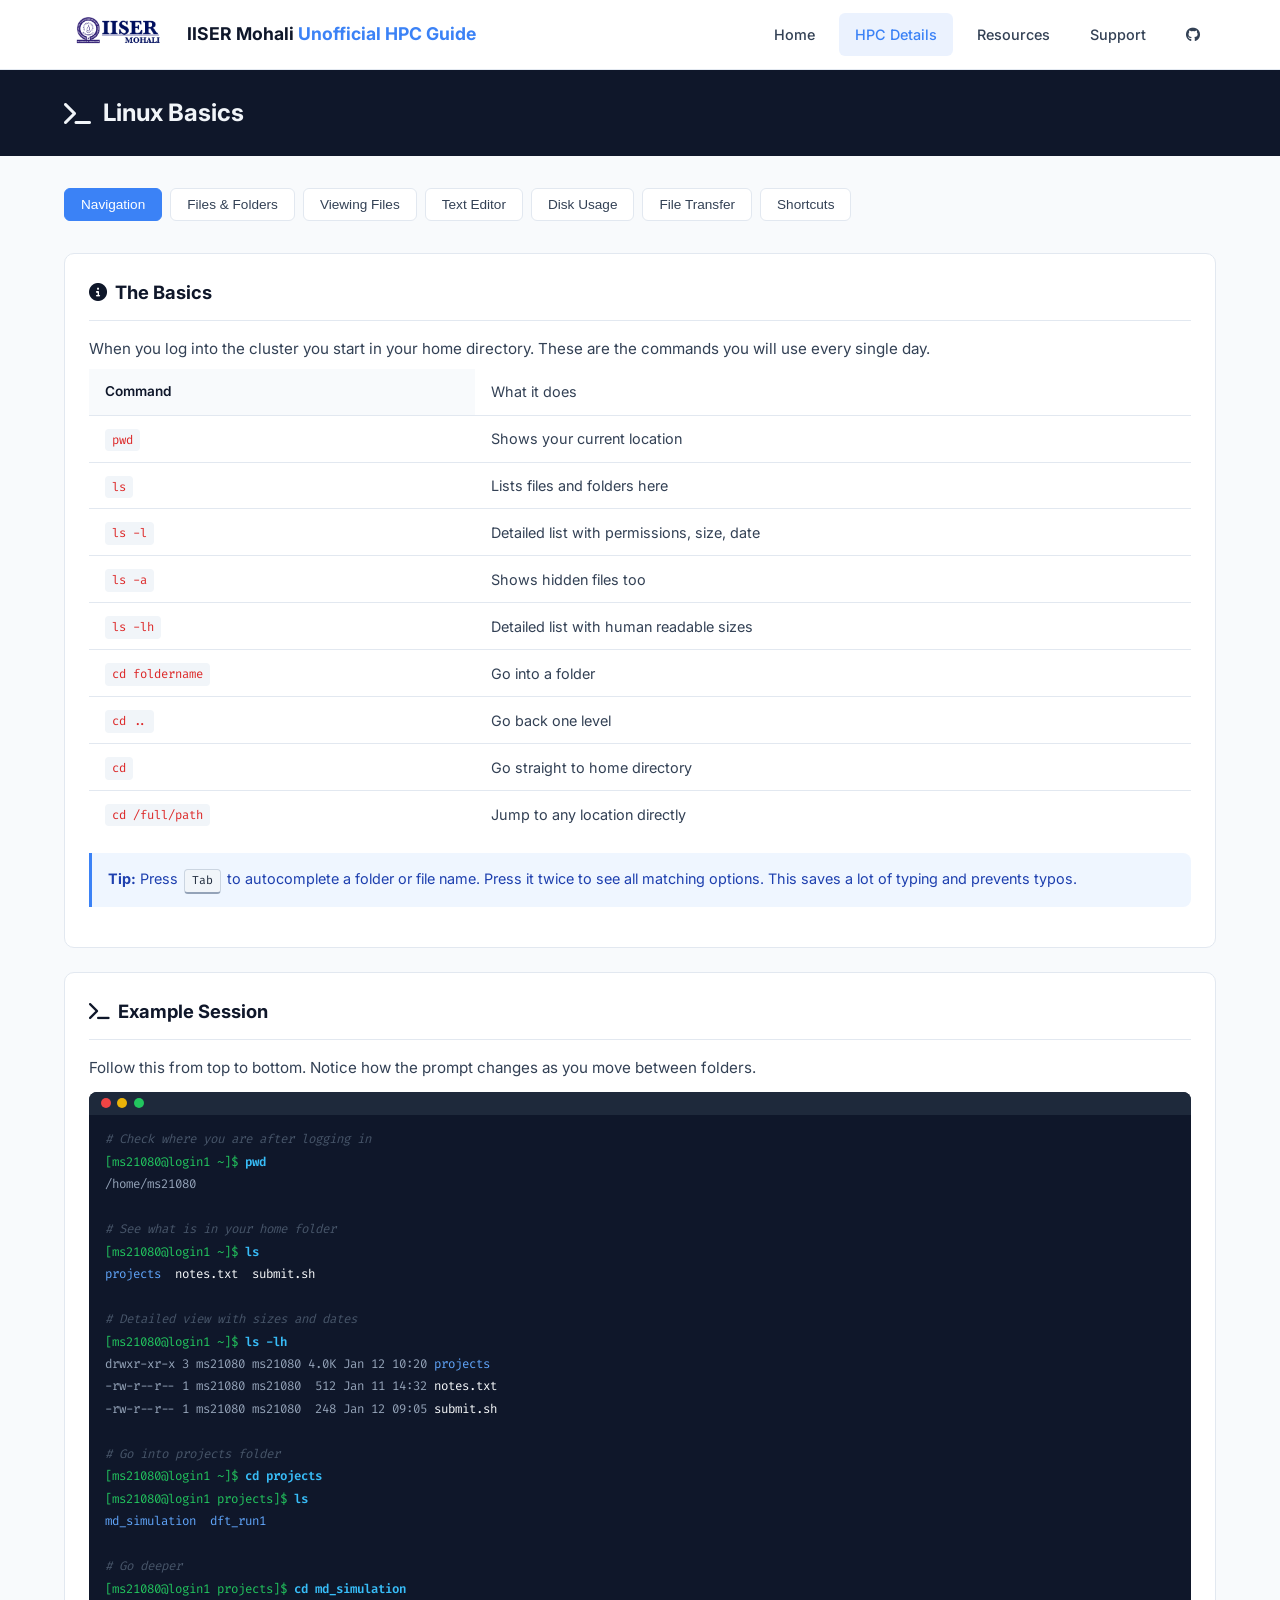
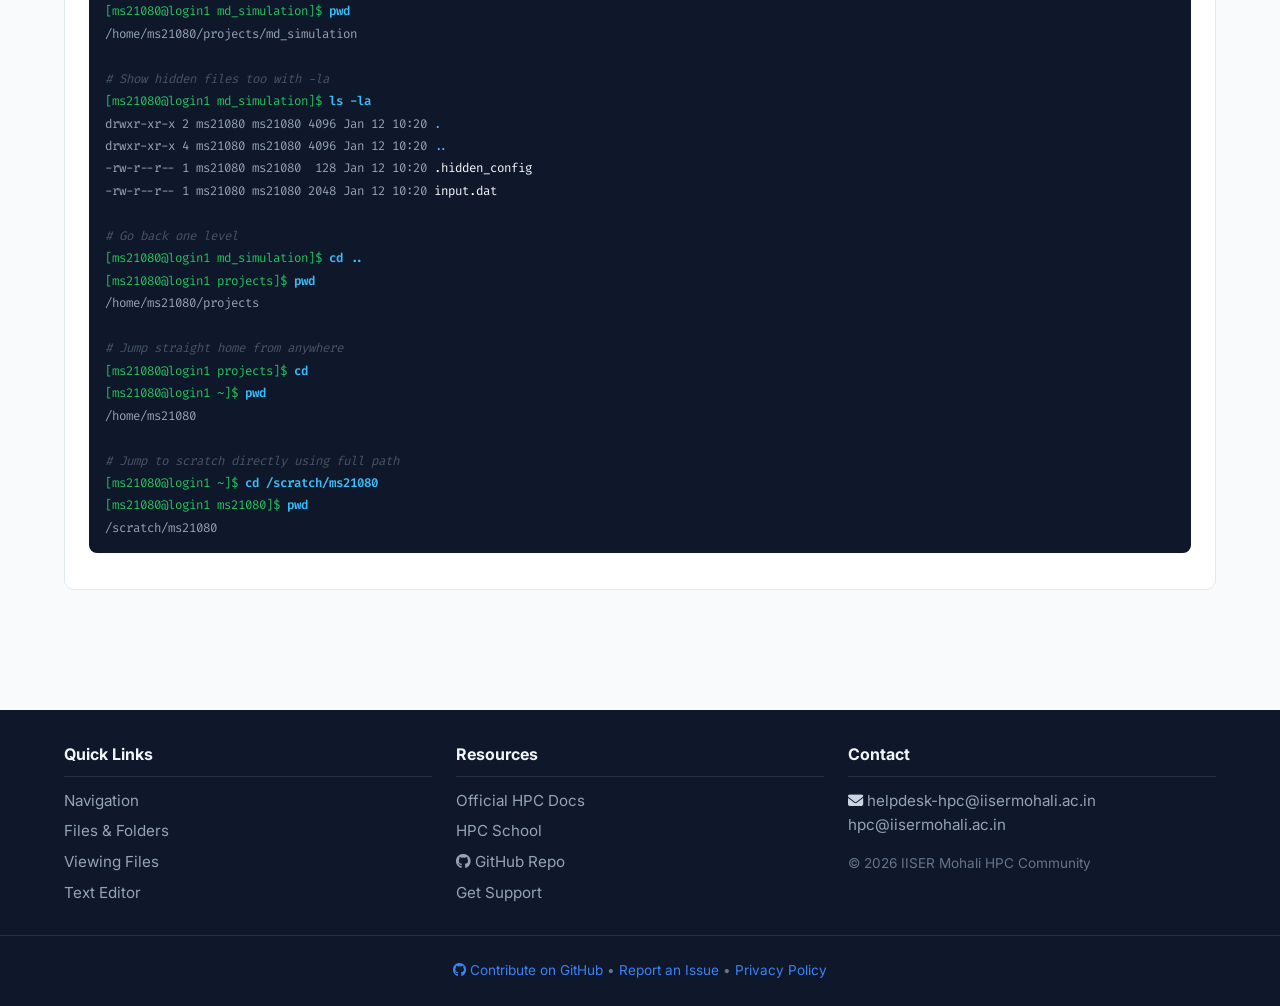
<file: linux.html>
<!DOCTYPE html>
<html lang="en">
<head>
  <meta charset="UTF-8" />
  <meta name="viewport" content="width=device-width, initial-scale=1.0"/>
  <title>Linux Basics | IISER Mohali Unofficial HPC Guide</title>
  
  <!-- Fonts & Icons -->
  <link rel="preconnect" href="https://fonts.googleapis.com"/>
  <link href="https://fonts.googleapis.com/css2?family=Inter:wght@400;500;600;700&family=Fira+Code&display=swap" rel="stylesheet"/>
  <link rel="stylesheet" href="https://cdnjs.cloudflare.com/ajax/libs/font-awesome/6.5.0/css/all.min.css"/>
  
  <!-- Main Styles -->
  <link rel="stylesheet" href="style.css"/>
  
  <!-- Page-Specific Styles (Terminal + KBD) -->
  <style>
    /* Terminal block */
    .terminal {
      background: #0f172a;
      border-radius: 8px;
      overflow: hidden;
      margin: 0.75rem 0;
      font-size: 0.78rem;
    }
    .terminal-bar {
      background: #1e293b;
      padding: 0.4rem 0.75rem;
      display: flex;
      align-items: center;
      gap: 0.4rem;
    }
    .terminal-bar .dot {
      width: 10px; height: 10px;
      border-radius: 50%;
      display: inline-block;
    }
    .t-red    { background: #ef4444; }
    .t-yellow { background: #eab308; }
    .t-green  { background: #22c55e; }
    .terminal-body {
      padding: 0.85rem 1rem;
      color: #94a3b8;
      font-family: 'Fira Code', monospace;
      line-height: 1.8;
      overflow-x: auto;
      white-space: pre;
    }
    .t-prompt  { color: #22c55e; }
    .t-cmd     { color: #38bdf8; font-weight: 600; }
    .t-out     { color: #94a3b8; }
    .t-dir     { color: #60a5fa; }
    .t-file    { color: #f8fafc; }
    .t-comment { color: #475569; font-style: italic; }
    .t-hi      { color: #fbbf24; }
    .t-err     { color: #f87171; }
    .t-dim     { color: #334155; }
    
    /* Keyboard shortcut styling */
    .kbd {
      display: inline-block;
      background: #f1f5f9;
      border: 1px solid #cbd5e1;
      border-bottom: 2px solid #94a3b8;
      border-radius: 4px;
      padding: 0.1rem 0.45rem;
      font-family: 'Fira Code', monospace;
      font-size: 0.8em;
      color: #1e293b;
      margin: 0 0.1rem;
    }
    
    /* Sub-nav tabs for linux sections */
    .linux-subnav {
      display: flex;
      gap: 0.5rem;
      margin: 1rem 0 1.5rem;
      flex-wrap: wrap;
      overflow-x: auto;
      padding-bottom: 0.5rem;
    }
    .linux-tab {
      padding: 0.5rem 1rem;
      background: var(--card-bg);
      border: 1px solid var(--border);
      border-radius: 6px;
      font-size: 0.85rem;
      color: var(--text);
      cursor: pointer;
      transition: var(--transition);
      white-space: nowrap;
    }
    .linux-tab:hover, .linux-tab.active {
      background: var(--accent);
      color: white;
      border-color: var(--accent);
    }
    .linux-section { display: none; }
    .linux-section.active { display: block; animation: fadeIn 0.2s ease; }
    @keyframes fadeIn { from { opacity: 0; transform: translateY(4px); } to { opacity: 1; transform: translateY(0); } }
    
    /* Table tweaks for this page */
    .data-table th:first-child { width: 35%; }
    .data-table td code { white-space: nowrap; }
  </style>
</head>
<body>

<!-- ===== Header ===== -->
<header class="header">
  <div class="header-container">
    <div class="logo-area">
      <img src="assets/logo.png" alt="IISER Mohali Logo" style="height:40px"/>
      <div class="site-title">IISER Mohali <span>Unofficial HPC Guide</span></div>
    </div>
    
    <!-- Desktop Nav -->
    <nav class="main-nav">
      <a href="index.html" class="nav-item">Home</a>
      
      <div class="nav-item parent active">
        HPC Details
        <div class="dropdown">
          <a href="architecture.html">Architecture</a>
          <a href="linux.html" class="active">Linux Basics</a>
          <a href="pbs.html">PBS Jobs</a>
          <a href="gpu.html">GPU & Nohup</a>
        </div>
      </div>
      
      <a href="index.html#resources" class="nav-item">Resources</a>
      <a href="index.html#support" class="nav-item">Support</a>
      <a href="https://github.com/sidhu2690/IISERM-HPC" target="_blank" class="nav-item" title="GitHub Repository">
        <i class="fa-brands fa-github"></i>
      </a>
    </nav>
    
    <!-- Mobile Toggle -->
    <button class="menu-toggle" id="menuToggle">
      <i class="fa-solid fa-bars"></i>
    </button>
  </div>
</header>

<!-- ===== Mobile Offcanvas Menu ===== -->
<aside class="offcanvas" id="offcanvasMenu">
  <div class="offcanvas-header">
    <div class="site-title">IISER Mohali <span>Unofficial HPC Guide</span></div>
    <button class="offcanvas-close" id="offcanvasClose">
      <i class="fa-solid fa-xmark"></i>
    </button>
  </div>
  <nav class="offcanvas-nav">
    <a href="index.html">Home</a>
    
    <a href="#" class="offcanvas-parent active">HPC Details <i class="fa-solid fa-chevron-down" style="float:right;font-size:0.8rem"></i></a>
    <div class="offcanvas-sub" style="display:block">
      <a href="architecture.html">Architecture</a>
      <a href="linux.html" class="active">Linux Basics</a>
      <a href="pbs.html">PBS Jobs</a>
      <a href="gpu.html">GPU & Nohup</a>
    </div>
    
    <a href="index.html#resources">Resources</a>
    <a href="index.html#support">Support</a>
    <a href="https://github.com/sidhu2690/IISERM-HPC" target="_blank"><i class="fa-brands fa-github"></i> GitHub Repo</a>
    <a href="https://www.iisermohali.ac.in" target="_blank">IISER Mohali</a>
  </nav>
</aside>

<!-- ===== Page Header Bar ===== -->
<div class="page-header-bar">
  <div class="page-header-container">
    <h1><i class="fa-solid fa-terminal"></i> Linux Basics</h1>
  </div>
</div>

<!-- ===== Main Content ===== -->
<div class="content-container">

  <!-- Sub-navigation Tabs (scrollable on mobile) -->
  <div class="linux-subnav">
    <button class="linux-tab active" onclick="showLinuxSection('navigation', this)">Navigation</button>
    <button class="linux-tab" onclick="showLinuxSection('files', this)">Files & Folders</button>
    <button class="linux-tab" onclick="showLinuxSection('viewing', this)">Viewing Files</button>
    <button class="linux-tab" onclick="showLinuxSection('editor', this)">Text Editor</button>
    <button class="linux-tab" onclick="showLinuxSection('disk', this)">Disk Usage</button>
    <button class="linux-tab" onclick="showLinuxSection('transfer', this)">File Transfer</button>
    <button class="linux-tab" onclick="showLinuxSection('shortcuts', this)">Shortcuts</button>
  </div>

  <!-- ══ NAVIGATION ══ -->
  <section class="linux-section active" id="navigation">
    
    <div class="section-card">
      <h2><i class="fa-solid fa-circle-info"></i> The Basics</h2>
      <p>When you log into the cluster you start in your home directory. These are the commands you will use every single day.</p>
      <table class="data-table">
        <tbody>
          <tr><th>Command</th><td>What it does</td></tr>
          <tr><td><code>pwd</code></td><td>Shows your current location</td></tr>
          <tr><td><code>ls</code></td><td>Lists files and folders here</td></tr>
          <tr><td><code>ls -l</code></td><td>Detailed list with permissions, size, date</td></tr>
          <tr><td><code>ls -a</code></td><td>Shows hidden files too</td></tr>
          <tr><td><code>ls -lh</code></td><td>Detailed list with human readable sizes</td></tr>
          <tr><td><code>cd foldername</code></td><td>Go into a folder</td></tr>
          <tr><td><code>cd ..</code></td><td>Go back one level</td></tr>
          <tr><td><code>cd</code></td><td>Go straight to home directory</td></tr>
          <tr><td><code>cd /full/path</code></td><td>Jump to any location directly</td></tr>
        </tbody>
      </table>
      <div class="callout info">
        <strong>Tip:</strong> Press <span class="kbd">Tab</span> to autocomplete a folder or file name. Press it twice to see all matching options. This saves a lot of typing and prevents typos.
      </div>
    </div>

    <div class="section-card">
      <h2><i class="fa-solid fa-terminal"></i> Example Session</h2>
      <p>Follow this from top to bottom. Notice how the prompt changes as you move between folders.</p>

      <div class="terminal">
        <div class="terminal-bar">
          <span class="dot t-red"></span>
          <span class="dot t-yellow"></span>
          <span class="dot t-green"></span>
        </div>
        <div class="terminal-body"><span class="t-comment"># Check where you are after logging in</span>
<span class="t-prompt">[ms21080@login1 ~]$</span> <span class="t-cmd">pwd</span>
<span class="t-out">/home/ms21080</span>

<span class="t-comment"># See what is in your home folder</span>
<span class="t-prompt">[ms21080@login1 ~]$</span> <span class="t-cmd">ls</span>
<span class="t-dir">projects</span>  <span class="t-file">notes.txt</span>  <span class="t-file">submit.sh</span>

<span class="t-comment"># Detailed view with sizes and dates</span>
<span class="t-prompt">[ms21080@login1 ~]$</span> <span class="t-cmd">ls -lh</span>
<span class="t-out">drwxr-xr-x 3 ms21080 ms21080 4.0K Jan 12 10:20 </span><span class="t-dir">projects</span>
<span class="t-out">-rw-r--r-- 1 ms21080 ms21080  512 Jan 11 14:32 </span><span class="t-file">notes.txt</span>
<span class="t-out">-rw-r--r-- 1 ms21080 ms21080  248 Jan 12 09:05 </span><span class="t-file">submit.sh</span>

<span class="t-comment"># Go into projects folder</span>
<span class="t-prompt">[ms21080@login1 ~]$</span> <span class="t-cmd">cd projects</span>
<span class="t-prompt">[ms21080@login1 projects]$</span> <span class="t-cmd">ls</span>
<span class="t-dir">md_simulation</span>  <span class="t-dir">dft_run1</span>

<span class="t-comment"># Go deeper</span>
<span class="t-prompt">[ms21080@login1 projects]$</span> <span class="t-cmd">cd md_simulation</span>
<span class="t-prompt">[ms21080@login1 md_simulation]$</span> <span class="t-cmd">pwd</span>
<span class="t-out">/home/ms21080/projects/md_simulation</span>

<span class="t-comment"># Show hidden files too with -la</span>
<span class="t-prompt">[ms21080@login1 md_simulation]$</span> <span class="t-cmd">ls -la</span>
<span class="t-out">drwxr-xr-x 2 ms21080 ms21080 4096 Jan 12 10:20 </span><span class="t-dir">.</span>
<span class="t-out">drwxr-xr-x 4 ms21080 ms21080 4096 Jan 12 10:20 </span><span class="t-dir">..</span>
<span class="t-out">-rw-r--r-- 1 ms21080 ms21080  128 Jan 12 10:20 </span><span class="t-file">.hidden_config</span>
<span class="t-out">-rw-r--r-- 1 ms21080 ms21080 2048 Jan 12 10:20 </span><span class="t-file">input.dat</span>

<span class="t-comment"># Go back one level</span>
<span class="t-prompt">[ms21080@login1 md_simulation]$</span> <span class="t-cmd">cd ..</span>
<span class="t-prompt">[ms21080@login1 projects]$</span> <span class="t-cmd">pwd</span>
<span class="t-out">/home/ms21080/projects</span>

<span class="t-comment"># Jump straight home from anywhere</span>
<span class="t-prompt">[ms21080@login1 projects]$</span> <span class="t-cmd">cd</span>
<span class="t-prompt">[ms21080@login1 ~]$</span> <span class="t-cmd">pwd</span>
<span class="t-out">/home/ms21080</span>

<span class="t-comment"># Jump to scratch directly using full path</span>
<span class="t-prompt">[ms21080@login1 ~]$</span> <span class="t-cmd">cd /scratch/ms21080</span>
<span class="t-prompt">[ms21080@login1 ms21080]$</span> <span class="t-cmd">pwd</span>
<span class="t-out">/scratch/ms21080</span></div>
      </div>
    </div>

  </section>

  <!-- ══ FILES AND FOLDERS ══ -->
  <section class="linux-section" id="files">
    
    <div class="section-card">
      <h2><i class="fa-solid fa-folder-plus"></i> mkdir — Creating Folders</h2>
      <p><code>mkdir</code> creates a new folder. Use <code>-p</code> to create a whole nested path in one go. Notice we do <code>ls</code> after each step to see what changed.</p>

      <div class="terminal">
        <div class="terminal-bar">
          <span class="dot t-red"></span>
          <span class="dot t-yellow"></span>
          <span class="dot t-green"></span>
        </div>
        <div class="terminal-body"><span class="t-comment"># Start — home directory is empty except notes.txt</span>
<span class="t-prompt">[ms21080@login1 ~]$</span> <span class="t-cmd">ls</span>
<span class="t-file">notes.txt</span>

<span class="t-comment"># Create a new folder</span>
<span class="t-prompt">[ms21080@login1 ~]$</span> <span class="t-cmd">mkdir my_project</span>
<span class="t-prompt">[ms21080@login1 ~]$</span> <span class="t-cmd">ls</span>
<span class="t-dir">my_project</span>  <span class="t-file">notes.txt</span>

<span class="t-comment"># Create nested folders in one go with -p</span>
<span class="t-prompt">[ms21080@login1 ~]$</span> <span class="t-cmd">mkdir -p my_project/run1/output</span>
<span class="t-prompt">[ms21080@login1 ~]$</span> <span class="t-cmd">cd my_project</span>
<span class="t-prompt">[ms21080@login1 my_project]$</span> <span class="t-cmd">ls</span>
<span class="t-dir">run1</span>

<span class="t-prompt">[ms21080@login1 my_project]$</span> <span class="t-cmd">cd run1</span>
<span class="t-prompt">[ms21080@login1 run1]$</span> <span class="t-cmd">ls</span>
<span class="t-dir">output</span>

<span class="t-comment"># Go back home</span>
<span class="t-prompt">[ms21080@login1 run1]$</span> <span class="t-cmd">cd</span>
<span class="t-prompt">[ms21080@login1 ~]$</span></div>
      </div>
    </div>

    <div class="section-card">
      <h2><i class="fa-solid fa-copy"></i> cp — Copying Files and Folders</h2>
      <p><code>cp</code> copies a file. To copy a whole folder use <code>-r</code> (recursive).</p>

      <div class="terminal">
        <div class="terminal-bar">
          <span class="dot t-red"></span>
          <span class="dot t-yellow"></span>
          <span class="dot t-green"></span>
        </div>
        <div class="terminal-body"><span class="t-prompt">[ms21080@login1 ~]$</span> <span class="t-cmd">ls</span>
<span class="t-dir">my_project</span>  <span class="t-file">input.dat</span>  <span class="t-file">notes.txt</span>

<span class="t-comment"># Copy a file (creates a new file alongside original)</span>
<span class="t-prompt">[ms21080@login1 ~]$</span> <span class="t-cmd">cp input.dat input_backup.dat</span>
<span class="t-prompt">[ms21080@login1 ~]$</span> <span class="t-cmd">ls</span>
<span class="t-dir">my_project</span>  <span class="t-file">input.dat</span>  <span class="t-file">input_backup.dat</span>  <span class="t-file">notes.txt</span>

<span class="t-comment"># Copy a file into a folder</span>
<span class="t-prompt">[ms21080@login1 ~]$</span> <span class="t-cmd">cp input.dat my_project/run1/</span>
<span class="t-prompt">[ms21080@login1 ~]$</span> <span class="t-cmd">ls my_project/run1/</span>
<span class="t-file">input.dat</span>  <span class="t-dir">output</span>

<span class="t-comment"># Copy a whole folder with -r</span>
<span class="t-prompt">[ms21080@login1 ~]$</span> <span class="t-cmd">cp -r my_project my_project_backup</span>
<span class="t-prompt">[ms21080@login1 ~]$</span> <span class="t-cmd">ls</span>
<span class="t-dir">my_project</span>  <span class="t-dir">my_project_backup</span>  <span class="t-file">input.dat</span>  <span class="t-file">input_backup.dat</span>  <span class="t-file">notes.txt</span></div>
      </div>
    </div>

    <div class="section-card">
      <h2><i class="fa-solid fa-arrow-right-arrow-left"></i> mv — Moving and Renaming</h2>
      <p><code>mv</code> is used for both moving a file to another folder and renaming it. There is no separate rename command in Linux.</p>

      <div class="terminal">
        <div class="terminal-bar">
          <span class="dot t-red"></span>
          <span class="dot t-yellow"></span>
          <span class="dot t-green"></span>
        </div>
        <div class="terminal-body"><span class="t-prompt">[ms21080@login1 ~]$</span> <span class="t-cmd">ls</span>
<span class="t-dir">my_project</span>  <span class="t-dir">my_project_backup</span>  <span class="t-file">input.dat</span>  <span class="t-file">input_backup.dat</span>

<span class="t-comment"># Rename a file — old name is gone, new name appears</span>
<span class="t-prompt">[ms21080@login1 ~]$</span> <span class="t-cmd">mv input_backup.dat input_v2.dat</span>
<span class="t-prompt">[ms21080@login1 ~]$</span> <span class="t-cmd">ls</span>
<span class="t-dir">my_project</span>  <span class="t-dir">my_project_backup</span>  <span class="t-file">input.dat</span>  <span class="t-file">input_v2.dat</span>

<span class="t-comment"># Move a file into a folder</span>
<span class="t-prompt">[ms21080@login1 ~]$</span> <span class="t-cmd">mv input_v2.dat my_project/</span>
<span class="t-prompt">[ms21080@login1 ~]$</span> <span class="t-cmd">ls</span>
<span class="t-dir">my_project</span>  <span class="t-dir">my_project_backup</span>  <span class="t-file">input.dat</span>

<span class="t-comment"># Confirm it is now inside my_project</span>
<span class="t-prompt">[ms21080@login1 ~]$</span> <span class="t-cmd">ls my_project/</span>
<span class="t-dir">run1</span>  <span class="t-file">input_v2.dat</span>

<span class="t-comment"># Rename a folder the same way</span>
<span class="t-prompt">[ms21080@login1 ~]$</span> <span class="t-cmd">mv my_project_backup old_backup</span>
<span class="t-prompt">[ms21080@login1 ~]$</span> <span class="t-cmd">ls</span>
<span class="t-dir">my_project</span>  <span class="t-dir">old_backup</span>  <span class="t-file">input.dat</span></div>
      </div>
    </div>

    <div class="section-card">
      <h2><i class="fa-solid fa-trash"></i> rm — Deleting Files and Folders</h2>
      <p><code>rm</code> deletes a file. To delete a folder and everything inside it use <code>rm -rf</code>.</p>

      <div class="terminal">
        <div class="terminal-bar">
          <span class="dot t-red"></span>
          <span class="dot t-yellow"></span>
          <span class="dot t-green"></span>
        </div>
        <div class="terminal-body"><span class="t-prompt">[ms21080@login1 ~]$</span> <span class="t-cmd">ls</span>
<span class="t-dir">my_project</span>  <span class="t-dir">old_backup</span>  <span class="t-file">input.dat</span>  <span class="t-file">temp.log</span>

<span class="t-comment"># Delete a single file</span>
<span class="t-prompt">[ms21080@login1 ~]$</span> <span class="t-cmd">rm temp.log</span>
<span class="t-prompt">[ms21080@login1 ~]$</span> <span class="t-cmd">ls</span>
<span class="t-dir">my_project</span>  <span class="t-dir">old_backup</span>  <span class="t-file">input.dat</span>

<span class="t-comment"># Delete a folder and everything inside it</span>
<span class="t-prompt">[ms21080@login1 ~]$</span> <span class="t-cmd">rm -rf old_backup</span>
<span class="t-prompt">[ms21080@login1 ~]$</span> <span class="t-cmd">ls</span>
<span class="t-dir">my_project</span>  <span class="t-file">input.dat</span>

<span class="t-comment"># old_backup is completely gone</span></div>
      </div>

      <div class="callout warn">
        <strong>Warning:</strong> There is no recycle bin in Linux. Once you run <code>rm</code> the file is gone permanently. Be very careful with <code>rm -rf</code>. Always double check the path before running it.
      </div>
    </div>

  </section>

  <!-- ══ VIEWING FILES ══ -->
  <section class="linux-section" id="viewing">
    
    <div class="section-card">
      <h2><i class="fa-solid fa-eye"></i> cat, less, head, tail</h2>
      <table class="data-table">
        <tbody>
          <tr><th>Command</th><th>What it does</th><th>Best for</th></tr>
          <tr><td><code>cat file.txt</code></td><td>Prints whole file at once</td><td>Small files</td></tr>
          <tr><td><code>less file.txt</code></td><td>Opens scrollable viewer</td><td>Large files and logs</td></tr>
          <tr><td><code>head file.txt</code></td><td>First 10 lines</td><td>Quick peek at file start</td></tr>
          <tr><td><code>head -n 20 file.txt</code></td><td>First 20 lines</td><td>Custom line count</td></tr>
          <tr><td><code>tail file.txt</code></td><td>Last 10 lines</td><td>Quick peek at file end</td></tr>
          <tr><td><code>tail -n 50 file.txt</code></td><td>Last 50 lines</td><td>Custom line count</td></tr>
          <tr><td><code>tail -f file.txt</code></td><td>Follows file as it grows live</td><td>Watching a running job log</td></tr>
        </tbody>
      </table>
      <div class="callout info">
        <strong>Use less for big files:</strong> Never use <code>cat</code> on a large file as it will flood your terminal. Use <code>less</code> instead. Press <span class="kbd">Space</span> to scroll down, <span class="kbd">b</span> to go back, <span class="kbd">q</span> to quit.
      </div>
    </div>

    <div class="section-card">
      <h2><i class="fa-solid fa-terminal"></i> Example Session</h2>

      <div class="terminal">
        <div class="terminal-bar">
          <span class="dot t-red"></span>
          <span class="dot t-yellow"></span>
          <span class="dot t-green"></span>
        </div>
        <div class="terminal-body"><span class="t-prompt">[ms21080@login1 ~]$</span> <span class="t-cmd">ls</span>
<span class="t-file">submit.sh</span>  <span class="t-file">job.out</span>  <span class="t-file">output.dat</span>

<span class="t-comment"># Print a small script file</span>
<span class="t-prompt">[ms21080@login1 ~]$</span> <span class="t-cmd">cat submit.sh</span>
<span class="t-out">#!/bin/bash
#PBS -N MyJob
#PBS -q short
#PBS -l nodes=1:ppn=4
python script.py</span>

<span class="t-comment"># Check last few lines of job output</span>
<span class="t-prompt">[ms21080@login1 ~]$</span> <span class="t-cmd">tail -n 5 job.out</span>
<span class="t-out">Step 980/1000 | Loss: 0.0421
Step 990/1000 | Loss: 0.0398
Step 1000/1000 | Loss: 0.0374
Training complete.
Saved to output.dat</span>

<span class="t-comment"># Watch a log update live as the job runs</span>
<span class="t-comment"># Press Ctrl+C to stop watching (job keeps running)</span>
<span class="t-prompt">[ms21080@login1 ~]$</span> <span class="t-cmd">tail -f job.out</span>
<span class="t-out">Step 100/1000 | Loss: 0.8231
Step 101/1000 | Loss: 0.8190
Step 102/1000 | Loss: 0.8144</span>
<span class="t-hi">^C</span>

<span class="t-comment"># Check first 5 lines of output file</span>
<span class="t-prompt">[ms21080@login1 ~]$</span> <span class="t-cmd">head -n 5 output.dat</span>
<span class="t-out">x         y         energy
0.000000  0.000000  -1042.31
0.100000  0.000000  -1041.98
0.200000  0.000000  -1041.45
0.300000  0.000000  -1040.87</span></div>
      </div>
    </div>

    <div class="section-card">
      <h2><i class="fa-solid fa-magnifying-glass"></i> grep — Searching Inside Files</h2>
      <p>Very useful for finding errors or warnings in long job output files.</p>

      <div class="terminal">
        <div class="terminal-bar">
          <span class="dot t-red"></span>
          <span class="dot t-yellow"></span>
          <span class="dot t-green"></span>
        </div>
        <div class="terminal-body"><span class="t-comment"># Search for the word "error" in log</span>
<span class="t-prompt">[ms21080@login1 ~]$</span> <span class="t-cmd">grep "error" job.out</span>
<span class="t-err">FileNotFoundError: input.dat not found</span>

<span class="t-comment"># Case insensitive search</span>
<span class="t-prompt">[ms21080@login1 ~]$</span> <span class="t-cmd">grep -i "warning" job.out</span>
<span class="t-hi">Warning: convergence not reached at step 450
WARNING: memory usage above 80%</span>

<span class="t-comment"># Show line numbers of matches</span>
<span class="t-prompt">[ms21080@login1 ~]$</span> <span class="t-cmd">grep -n "Step" job.out</span>
<span class="t-out">12: Step 1/1000 | Loss: 1.2341
13: Step 2/1000 | Loss: 1.1982</span></div>
      </div>
    </div>

  </section>

  <!-- ══ TEXT EDITOR ══ -->
  <section class="linux-section" id="editor">
    
    <div class="section-card">
      <h2><i class="fa-solid fa-circle-info"></i> Using nano</h2>
      <p>nano is a simple text editor that runs inside the terminal. You will mostly use it to edit PBS scripts and config files. It is the easiest terminal editor to learn.</p>

      <div class="terminal">
        <div class="terminal-bar">
          <span class="dot t-red"></span>
          <span class="dot t-yellow"></span>
          <span class="dot t-green"></span>
        </div>
        <div class="terminal-body"><span class="t-prompt">[ms21080@login1 ~]$</span> <span class="t-cmd">ls</span>
<span class="t-file">submit.sh</span>  <span class="t-file">notes.txt</span>

<span class="t-comment"># Open an existing file</span>
<span class="t-prompt">[ms21080@login1 ~]$</span> <span class="t-cmd">nano submit.sh</span>
<span class="t-dim">  [ nano editor opens — edit your file here ]</span>
<span class="t-dim">  [ Ctrl+O to save, Ctrl+X to exit         ]</span>

<span class="t-comment"># Create a brand new file</span>
<span class="t-prompt">[ms21080@login1 ~]$</span> <span class="t-cmd">nano new_script.sh</span>
<span class="t-dim">  [ nano creates and opens the new file ]</span>

<span class="t-prompt">[ms21080@login1 ~]$</span> <span class="t-cmd">ls</span>
<span class="t-file">submit.sh</span>  <span class="t-file">notes.txt</span>  <span class="t-file">new_script.sh</span></div>
      </div>

      <table class="data-table">
        <tbody>
          <tr><th>Shortcut</th><td>What it does</td></tr>
          <tr><td><span class="kbd">Ctrl</span> + <span class="kbd">O</span> then <span class="kbd">Enter</span></td><td>Save the file</td></tr>
          <tr><td><span class="kbd">Ctrl</span> + <span class="kbd">X</span></td><td>Exit nano</td></tr>
          <tr><td><span class="kbd">Ctrl</span> + <span class="kbd">K</span></td><td>Cut the current line</td></tr>
          <tr><td><span class="kbd">Ctrl</span> + <span class="kbd">U</span></td><td>Paste the cut line</td></tr>
          <tr><td><span class="kbd">Ctrl</span> + <span class="kbd">W</span></td><td>Search for text</td></tr>
        </tbody>
      </table>
    </div>

  </section>

  <!-- ══ DISK USAGE ══ -->
  <section class="linux-section" id="disk">
    
    <div class="section-card">
      <h2><i class="fa-solid fa-circle-info"></i> Why This Matters</h2>
      <p>The cluster has storage quotas. If your home or scratch folder fills up, your jobs will fail because they cannot write output files. Check your usage regularly after long runs.</p>

      <table class="data-table">
        <tbody>
          <tr><th>Command</th><td>What it shows</td></tr>
          <tr><td><code>du -sh *</code></td><td>Size of each item in current folder</td></tr>
          <tr><td><code>du -sh .</code></td><td>Total size of current folder</td></tr>
          <tr><td><code>du -sh /persistent/data1/ms21080</code></td><td>Total size of your main working directory</td></tr>
          <tr><td><code>df -h</code></td><td>Disk space used and free on all partitions</td></tr>
        </tbody>
      </table>
    </div>

    <div class="section-card">
      <h2><i class="fa-solid fa-terminal"></i> Example Session</h2>

      <div class="terminal">
        <div class="terminal-bar">
          <span class="dot t-red"></span>
          <span class="dot t-yellow"></span>
          <span class="dot t-green"></span>
        </div>
        <div class="terminal-body"><span class="t-prompt">[ms21080@login1 ~]$</span> <span class="t-cmd">ls</span>
<span class="t-dir">md_simulation</span>  <span class="t-dir">dft_run1</span>  <span class="t-file">notes.txt</span>  <span class="t-file">submit.sh</span>

<span class="t-comment"># Check size of each item in current folder</span>
<span class="t-prompt">[ms21080@login1 ~]$</span> <span class="t-cmd">du -sh *</span>
<span class="t-out">1.2G    </span><span class="t-hi">md_simulation</span>
<span class="t-out">250M    dft_run1
4.0K    notes.txt
4.0K    submit.sh</span>

<span class="t-comment"># Total size of current folder</span>
<span class="t-prompt">[ms21080@login1 ~]$</span> <span class="t-cmd">du -sh .</span>
<span class="t-out">1.5G    .</span>

<span class="t-comment"># Move to your working directory (persistent storage)</span>
<span class="t-prompt">[ms21080@login1 ~]$</span> <span class="t-cmd">cd /persistent/data1/ms21080/</span>

<span class="t-comment"># Check what is inside</span>
<span class="t-prompt">[ms21080@login1 ms21080]$</span> <span class="t-cmd">ls</span>
<span class="t-dir">AGAIN</span>  <span class="t-file">cellwise_segmentation.C</span>  <span class="t-dir">Data</span>  <span class="t-dir">HGCAL</span>

<span class="t-comment"># Check size of each item</span>
<span class="t-prompt">[ms21080@login1 ms21080]$</span> <span class="t-cmd">du -sh *</span>
<span class="t-out">2.1G    </span><span class="t-hi">Data</span>
<span class="t-out">850M    HGCAL
120M    AGAIN
4.0K    cellwise_segmentation.C</span>

<span class="t-comment"># Total usage of your working directory</span>
<span class="t-prompt">[ms21080@login1 ms21080]$</span> <span class="t-cmd">du -sh .</span>
<span class="t-out">3.1G    .</span>

<span class="t-comment"># Overall disk usage on cluster</span>
<span class="t-prompt">[ms21080@login1 ms21080]$</span> <span class="t-cmd">df -h</span>
<span class="t-out">Filesystem                       Size  Used Avail Use% Mounted on
192.168.12.247:/globalstorage1   102T   67T   30T  70% /persistent/data1
192.168.12.246:/globalstorage2   102T   27T   70T  28% /persistent/data2
10.10.10.248:/flashstorage/home   21T  1.9T   18T  10% /home</span></div>
      </div>
      <div class="callout info">
        <strong>Note:</strong> If <code>df -h</code> shows scratch at 95% or above, contact the admin.
      </div>
    </div>

  </section>

  <!-- ══ FILE TRANSFER ══ -->
  <section class="linux-section" id="transfer">
    
    <div class="section-card">
      <h2><i class="fa-solid fa-plug"></i> Connecting to the Cluster</h2>
      <p>You connect to the cluster using SSH. The login node IP address is <code>172.16.3.200</code>. You must be on the IISER Mohali network or VPN for this to work.</p>

      <div class="terminal">
        <div class="terminal-bar">
          <span class="dot t-red"></span>
          <span class="dot t-yellow"></span>
          <span class="dot t-green"></span>
        </div>
        <div class="terminal-body"><span class="t-comment"># Basic SSH login</span>
<span class="t-prompt">[ms21080@laptop ~]$</span> <span class="t-cmd">ssh</span> ms21080@172.16.3.200
<span class="t-out">ms21080@172.16.3.200's password:
Last login: Mon Jan 13 09:21:14 2025 from 172.16.1.45</span>
<span class="t-prompt">[ms21080@login1 ~]$</span>

<span class="t-comment"># SSH with -Y flag (enables graphical apps like xterm, gnuplot)</span>
<span class="t-prompt">[ms21080@laptop ~]$</span> <span class="t-cmd">ssh</span> -Y ms21080@172.16.3.200
<span class="t-prompt">[ms21080@login1 ~]$</span></div>
      </div>

      <div class="callout info">
        <strong>When to use -Y:</strong> The <code>-Y</code> flag enables X11 forwarding. Use it only if you need to open a graphical window from the cluster on your local screen, for example running a GUI application or plotting tool. For normal terminal work you do not need it.
      </div>
    </div>

    <div class="section-card">
      <h2><i class="fa-solid fa-desktop"></i> Recommended for Windows: MobaXterm</h2>
      <p>If you are on Windows, use <strong>MobaXterm</strong>. It gives you SSH, a file browser, and drag and drop file transfer all in one program. You do not need to type any <code>scp</code> commands at all.</p>
      <p>Download it from <strong>mobaxterm.mobatek.net</strong>. The free version is enough for all HPC work.</p>

      <div class="terminal">
        <div class="terminal-bar">
          <span class="dot t-red"></span>
          <span class="dot t-yellow"></span>
          <span class="dot t-green"></span>
        </div>
        <div class="terminal-body"><span class="t-comment"># In MobaXterm, connect like this in the terminal tab</span>
<span class="t-prompt">MobaXterm$</span> <span class="t-cmd">ssh</span> ms21080@172.16.3.200

<span class="t-comment"># The left panel shows your cluster files automatically</span>
<span class="t-comment"># Drag files from Windows Explorer into the panel to upload</span>
<span class="t-comment"># Drag files from the panel to your desktop to download</span></div>
      </div>

      <div class="callout tip">
        <strong>MobaXterm also supports X11 forwarding by default.</strong> So graphical apps launched from the cluster will open on your Windows screen automatically without needing the <code>-Y</code> flag.
      </div>
    </div>

    <div class="section-card">
      <h2><i class="fa-solid fa-code"></i> scp — Copy Files Over SSH</h2>
      <p><code>scp</code> works exactly like <code>cp</code> but over SSH. You run it from your local computer, not from inside the cluster. The format is always <code>scp source destination</code> where remote paths include the server address.</p>

      <div class="terminal">
        <div class="terminal-bar">
          <span class="dot t-red"></span>
          <span class="dot t-yellow"></span>
          <span class="dot t-green"></span>
        </div>
        <div class="terminal-body"><span class="t-comment"># Upload a single file from laptop to your home on cluster</span>
<span class="t-prompt">[ms21080@laptop ~]$</span> <span class="t-cmd">scp</span> myfile.txt ms21080@172.16.3.200:/home/ms21080/
<span class="t-out">myfile.txt                        100%  512     1.2MB/s   00:00</span>

<span class="t-comment"># Confirm it arrived</span>
<span class="t-prompt">[ms21080@laptop ~]$</span> <span class="t-cmd">ssh</span> ms21080@172.16.3.200 <span class="t-out">"ls /home/ms21080/"</span>
<span class="t-out">myfile.txt  submit.sh  notes.txt  projects</span>

<span class="t-comment"># Upload a whole folder to scratch (use -r for folders)</span>
<span class="t-prompt">[ms21080@laptop ~]$</span> <span class="t-cmd">scp</span> -r my_inputs/ ms21080@172.16.3.200:/scratch/ms21080/
<span class="t-out">input_1.dat                       100%  2048     3.1MB/s   00:00
input_2.dat                       100%  2048     3.1MB/s   00:00
config.ini                        100%   128     0.5MB/s   00:00</span>

<span class="t-comment"># Download a single result file from cluster to current local folder</span>
<span class="t-prompt">[ms21080@laptop ~]$</span> <span class="t-cmd">scp</span> ms21080@172.16.3.200:/home/ms21080/results.dat .
<span class="t-out">results.dat                       100%  8192     4.2MB/s   00:00</span>

<span class="t-comment"># Download a whole folder from cluster to local folder</span>
<span class="t-prompt">[ms21080@laptop ~]$</span> <span class="t-cmd">scp</span> -r ms21080@172.16.3.200:/scratch/ms21080/run1/ ./local_run1/
<span class="t-out">output_step1.dat                  100%   512KB   2.1MB/s   00:00
output_step2.dat                  100%   512KB   2.1MB/s   00:00
job.log                           100%   128KB   1.8MB/s   00:00</span></div>
      </div>

      <div class="callout info">
        <strong>The dot at the end:</strong> The <code>.</code> in a download command means copy it here, into my current local folder. You can replace it with any path like <code>~/Desktop/</code> or <code>C:\Users\yourname\Downloads\</code>.
      </div>
    </div>

  </section>

  <!-- ══ SHORTCUTS ══ -->
  <section class="linux-section" id="shortcuts">
    
    <div class="section-card">
      <h2><i class="fa-solid fa-hand"></i> Keyboard Shortcuts</h2>
      <table class="data-table">
        <tbody>
          <tr><th>Shortcut</th><td>What it does</td></tr>
          <tr><td><span class="kbd">Tab</span></td><td>Autocomplete file or folder name</td></tr>
          <tr><td><span class="kbd">Tab</span> <span class="kbd">Tab</span></td><td>Show all possible completions</td></tr>
          <tr><td><span class="kbd">Ctrl</span> + <span class="kbd">C</span></td><td>Stop the currently running process immediately</td></tr>
          <tr><td><span class="kbd">Ctrl</span> + <span class="kbd">Z</span></td><td>Pause the current process and send it to background</td></tr>
          <tr><td><span class="kbd">Ctrl</span> + <span class="kbd">R</span></td><td>Search through command history by typing</td></tr>
          <tr><td><span class="kbd">Up Arrow</span></td><td>Go to previous command</td></tr>
          <tr><td><span class="kbd">Down Arrow</span></td><td>Go forward through history</td></tr>
          <tr><td><span class="kbd">Ctrl</span> + <span class="kbd">L</span></td><td>Clear the terminal screen</td></tr>
        </tbody>
      </table>
      <div class="callout info">
        <strong>Ctrl+C is very useful:</strong> If a command is stuck or running too long or you ran the wrong thing, press <span class="kbd">Ctrl+C</span> to stop it immediately.
      </div>
    </div>

    <div class="section-card">
      <h2><i class="fa-solid fa-clock-rotate-left"></i> Command History</h2>
      <p>The terminal remembers all your previous commands. You can search and reuse them instead of typing everything again.</p>

      <div class="terminal">
        <div class="terminal-bar">
          <span class="dot t-red"></span>
          <span class="dot t-yellow"></span>
          <span class="dot t-green"></span>
        </div>
        <div class="terminal-body"><span class="t-comment"># See recent commands</span>
<span class="t-prompt">[ms21080@login1 ~]$</span> <span class="t-cmd">history</span>
<span class="t-out">  245  cd /scratch/ms21080
  246  ls -lh
  247  qsub submit.sh
  248  qstat -u ms21080
  249  tail -f job.out
  250  history</span>

<span class="t-comment"># Press Ctrl+R and start typing to search history</span>
<span class="t-prompt">(reverse-i-search)`qsub':</span> <span class="t-hi">qsub submit.sh</span>
<span class="t-comment"># Press Enter to run it</span>

<span class="t-comment"># Run a specific command from history by its number</span>
<span class="t-prompt">[ms21080@login1 ~]$</span> <span class="t-cmd">!247</span>
<span class="t-out">Your job 10521 ("MyJob") has been submitted</span></div>
      </div>
    </div>

    <div class="section-card">
      <h2><i class="fa-solid fa-star"></i> A Few More Useful Commands</h2>
      <table class="data-table">
        <tbody>
          <tr><th>Command</th><td>What it does</td></tr>
          <tr><td><code>whoami</code></td><td>Print your username</td></tr>
          <tr><td><code>echo $HOME</code></td><td>Print your home directory path</td></tr>
          <tr><td><code>ls *.sh</code></td><td>List only files ending in .sh</td></tr>
          <tr><td><code>ls run*</code></td><td>List all files starting with run</td></tr>
          <tr><td><code>clear</code></td><td>Clear the terminal screen</td></tr>
        </tbody>
      </table>
    </div>

  </section>

</div>

<!-- ===== Footer ===== -->
<footer class="footer-bar">
  <div class="footer-container">
    <div class="footer-card">
      <h3>Quick Links</h3>
      <ul>
        <li><a href="#navigation">Navigation</a></li>
        <li><a href="#files">Files & Folders</a></li>
        <li><a href="#viewing">Viewing Files</a></li>
        <li><a href="#editor">Text Editor</a></li>
      </ul>
    </div>
    <div class="footer-card">
      <h3>Resources</h3>
      <ul>
        <li><a href="http://172.16.2.200/h/index.html" target="_blank">Official HPC Docs</a></li>
        <li><a href="https://dsjena.github.io/HPCSchool/" target="_blank">HPC School</a></li>
        <li><a href="https://github.com/sidhu2690/IISERM-HPC" target="_blank"><i class="fa-brands fa-github"></i> GitHub Repo</a></li>
        <li><a href="index.html#support">Get Support</a></li>
      </ul>
    </div>
    <div class="footer-card">
      <h3>Contact</h3>
      <p>
        <i class="fa-solid fa-envelope"></i> 
        <a href="mailto:helpdesk-hpc@iisermohali.ac.in">helpdesk-hpc@iisermohali.ac.in</a><br>
        <a href="mailto:hpc@iisermohali.ac.in">hpc@iisermohali.ac.in</a>
      </p>
      <p style="margin-top:1rem; font-size:0.85rem; color:#64748b">
        © 2026 IISER Mohali HPC Community
      </p>
    </div>
  </div>
  <div class="footer-bottom">
    <a href="https://github.com/sidhu2690/IISERM-HPC" target="_blank"><i class="fa-brands fa-github"></i> Contribute on GitHub</a> • 
    <a href="#">Report an Issue</a> • <a href="#">Privacy Policy</a>
  </div>
</footer>

<!-- ===== Scripts ===== -->
<script>
  // Linux section tabs
  function showLinuxSection(id, btn) {
    document.querySelectorAll('.linux-section').forEach(s => s.classList.remove('active'));
    document.querySelectorAll('.linux-tab').forEach(t => t.classList.remove('active'));
    document.getElementById(id).classList.add('active');
    btn.classList.add('active');
    // Smooth scroll to content start
    const container = document.querySelector('.content-container');
    if (container) {
      window.scrollTo({ top: container.offsetTop - 20, behavior: 'smooth' });
    }
  }

  // Mobile menu toggle
  const menuToggle = document.getElementById('menuToggle');
  const offcanvas = document.getElementById('offcanvasMenu');
  const offcanvasClose = document.getElementById('offcanvasClose');
  
  menuToggle?.addEventListener('click', (e) => { e.stopPropagation(); offcanvas.classList.add('open'); });
  offcanvasClose?.addEventListener('click', () => offcanvas.classList.remove('open'));
  
  // Close offcanvas when clicking outside
  document.addEventListener('click', (e) => {
    if (window.innerWidth <= 900 && 
        !offcanvas.contains(e.target) && 
        !menuToggle.contains(e.target)) {
      offcanvas.classList.remove('open');
    }
  });
  
  // Mobile dropdown toggle
  document.querySelectorAll('.offcanvas-parent').forEach(item => {
    item.addEventListener('click', (e) => {
      e.preventDefault();
      item.classList.toggle('active');
      const sub = item.nextElementSibling;
      if (sub?.classList.contains('offcanvas-sub')) {
        sub.style.display = sub.style.display === 'block' ? 'none' : 'block';
      }
    });
  });
</script>

</body>
</html>
</file>
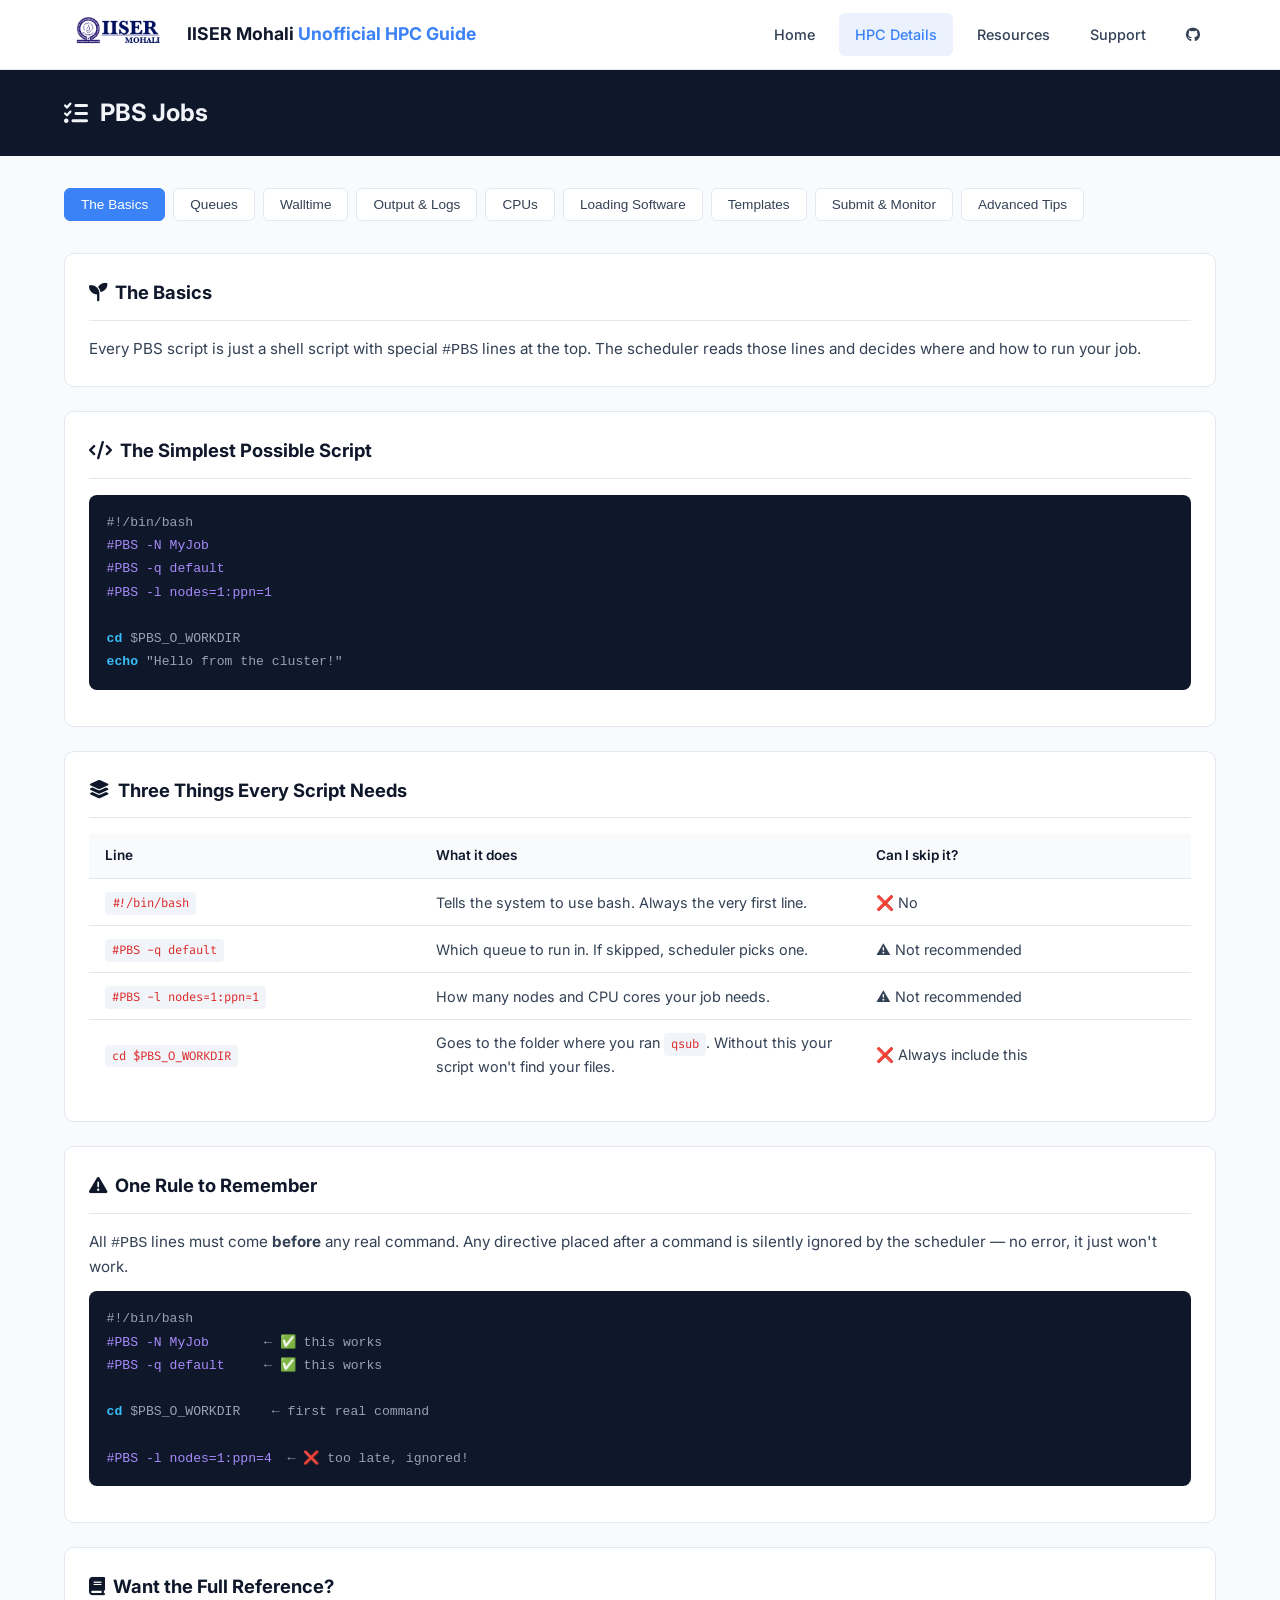
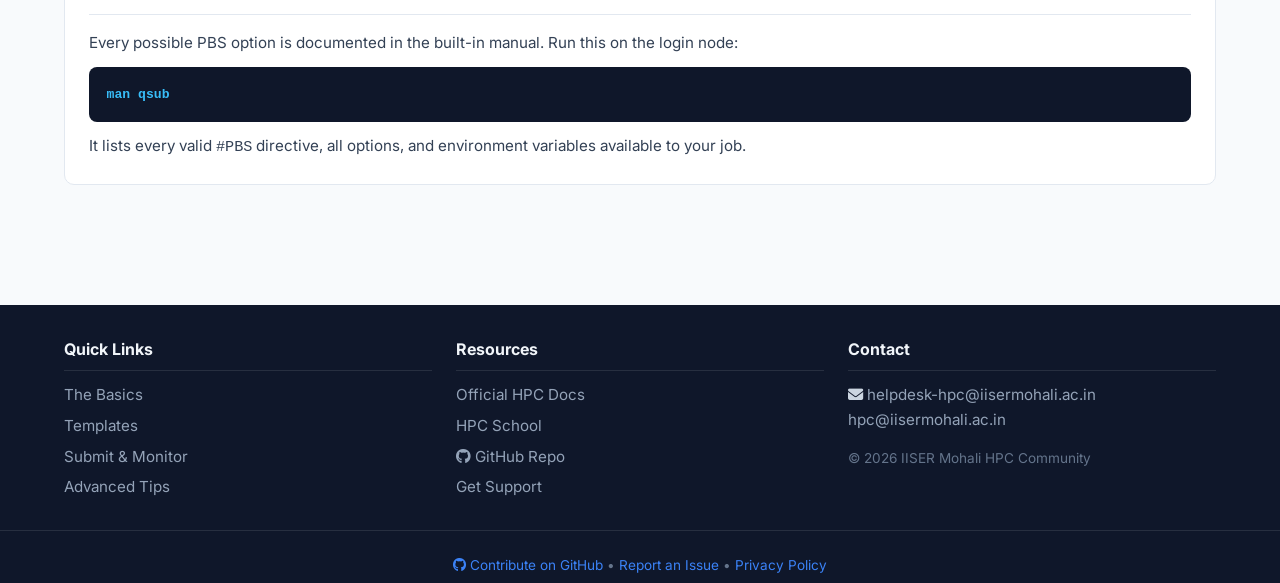
<file: pbs.html>
<!DOCTYPE html>
<html lang="en">
<head>
  <meta charset="UTF-8" />
  <meta name="viewport" content="width=device-width, initial-scale=1.0"/>
  <title>PBS Jobs | IISER Mohali Unofficial HPC Guide</title>
  
  <!-- Fonts & Icons -->
  <link rel="preconnect" href="https://fonts.googleapis.com"/>
  <link href="https://fonts.googleapis.com/css2?family=Inter:wght@400;500;600;700&family=Fira+Code&display=swap" rel="stylesheet"/>
  <link rel="stylesheet" href="https://cdnjs.cloudflare.com/ajax/libs/font-awesome/6.5.0/css/all.min.css"/>
  
  <!-- Main Styles -->
  <link rel="stylesheet" href="style.css"/>
  
  <!-- Page-Specific Styles (Code Syntax Highlighting) -->
  <style>
    /* Code block syntax highlighting */
    pre {
      background: var(--code-bg, #0f172a);
      color: #e2e8f0;
      padding: 1rem 1.1rem;
      border-radius: 8px;
      overflow-x: auto;
      margin: 0.75rem 0;
      font-size: 0.82rem;
      line-height: 1.7;
      font-family: 'Fira Code', monospace;
    }
    pre code { background: none; color: #94a3b8; padding: 0; font-size: 1em; }
    .cmd     { color: #38bdf8; font-weight: 600; }
    .comment { color: #475569; font-style: italic; }
    .directive { color: #a78bfa; }
    
    /* Sub-nav tabs for PBS sections */
    .pbs-subnav {
      display: flex;
      gap: 0.5rem;
      margin: 1rem 0 1.5rem;
      flex-wrap: wrap;
      overflow-x: auto;
      padding-bottom: 0.5rem;
    }
    .pbs-tab {
      padding: 0.5rem 1rem;
      background: var(--card-bg);
      border: 1px solid var(--border);
      border-radius: 6px;
      font-size: 0.85rem;
      color: var(--text);
      cursor: pointer;
      transition: var(--transition);
      white-space: nowrap;
    }
    .pbs-tab:hover, .pbs-tab.active {
      background: var(--accent);
      color: white;
      border-color: var(--accent);
    }
    .pbs-section { display: none; }
    .pbs-section.active { display: block; animation: fadeIn 0.2s ease; }
    @keyframes fadeIn { from { opacity: 0; transform: translateY(4px); } to { opacity: 1; transform: translateY(0); } }
    
    /* Table tweaks */
    .data-table th:first-child { width: 30%; }
    .data-table td code { white-space: nowrap; }
    
    /* Lists in cards */
    .section-card ul { padding-left: 1.25rem; margin: 0.5rem 0; }
    .section-card li { margin: 0.35rem 0; }
    
    /* Bash function demo styling */
    .bash-demo {
      background: #0f172a;
      border-radius: 8px;
      overflow: hidden;
      margin: 1rem 0;
    }
    .bash-demo-header {
      background: #1e293b;
      padding: 0.4rem 0.75rem;
      display: flex;
      align-items: center;
      gap: 0.4rem;
    }
    .bash-demo-header .dot {
      width: 10px; height: 10px;
      border-radius: 50%;
      display: inline-block;
    }
    .bash-demo-body {
      padding: 0.85rem 1rem;
      color: #94a3b8;
      font-family: 'Fira Code', monospace;
      font-size: 0.8rem;
      line-height: 1.7;
      overflow-x: auto;
      white-space: pre;
    }
    
    /* Critical warning box */
    .critical-warning {
      background: linear-gradient(135deg, #fef2f2, #fee2e2);
      border-left: 4px solid #ef4444;
      border-radius: 0 8px 8px 0;
      padding: 1rem 1.25rem;
      margin: 1rem 0;
      font-size: 0.9rem;
      color: #991b1b;
    }
    .critical-warning strong { color: #b91c1c; }
    .critical-warning i { margin-right: 0.4rem; }
  </style>
</head>
<body>

<!-- ===== Header ===== -->
<header class="header">
  <div class="header-container">
    <div class="logo-area">
      <img src="assets/logo.png" alt="IISER Mohali Logo" style="height:40px"/>
      <div class="site-title">IISER Mohali <span>Unofficial HPC Guide</span></div>
    </div>
    
    <!-- Desktop Nav -->
    <nav class="main-nav">
      <a href="index.html" class="nav-item">Home</a>
      
      <div class="nav-item parent active">
        HPC Details
        <div class="dropdown">
          <a href="architecture.html">Architecture</a>
          <a href="linux.html">Linux Basics</a>
          <a href="pbs.html" class="active">PBS Jobs</a>
          <a href="gpu.html">GPU & Nohup</a>
        </div>
      </div>
      
      <a href="index.html#resources" class="nav-item">Resources</a>
      <a href="index.html#support" class="nav-item">Support</a>
      <a href="https://github.com/sidhu2690/IISERM-HPC" target="_blank" class="nav-item" title="GitHub Repository">
        <i class="fa-brands fa-github"></i>
      </a>
    </nav>
    
    <!-- Mobile Toggle -->
    <button class="menu-toggle" id="menuToggle">
      <i class="fa-solid fa-bars"></i>
    </button>
  </div>
</header>

<!-- ===== Mobile Offcanvas Menu ===== -->
<aside class="offcanvas" id="offcanvasMenu">
  <div class="offcanvas-header">
    <div class="site-title">IISER Mohali <span>Unofficial HPC Guide</span></div>
    <button class="offcanvas-close" id="offcanvasClose">
      <i class="fa-solid fa-xmark"></i>
    </button>
  </div>
  <nav class="offcanvas-nav">
    <a href="index.html">Home</a>
    
    <a href="#" class="offcanvas-parent active">HPC Details <i class="fa-solid fa-chevron-down" style="float:right;font-size:0.8rem"></i></a>
    <div class="offcanvas-sub" style="display:block">
      <a href="architecture.html">Architecture</a>
      <a href="linux.html">Linux Basics</a>
      <a href="pbs.html" class="active">PBS Jobs</a>
      <a href="gpu.html">GPU & Nohup</a>
    </div>
    
    <a href="index.html#resources">Resources</a>
    <a href="index.html#support">Support</a>
    <a href="https://github.com/sidhu2690/IISERM-HPC" target="_blank"><i class="fa-brands fa-github"></i> GitHub Repo</a>
    <a href="https://www.iisermohali.ac.in" target="_blank">IISER Mohali</a>
  </nav>
</aside>

<!-- ===== Page Header Bar ===== -->
<div class="page-header-bar">
  <div class="page-header-container">
    <h1><i class="fa-solid fa-list-check"></i> PBS Jobs</h1>
  </div>
</div>

<!-- ===== Main Content ===== -->
<div class="content-container">

  <!-- Sub-navigation Tabs (scrollable on mobile) -->
  <div class="pbs-subnav">
    <button class="pbs-tab active" onclick="showPbsSection('basics', this)">The Basics</button>
    <button class="pbs-tab" onclick="showPbsSection('queues', this)">Queues</button>
    <button class="pbs-tab" onclick="showPbsSection('walltime', this)">Walltime</button>
    <button class="pbs-tab" onclick="showPbsSection('output', this)">Output & Logs</button>
    <button class="pbs-tab" onclick="showPbsSection('cpus', this)">CPUs</button>
    <button class="pbs-tab" onclick="showPbsSection('software', this)">Loading Software</button>
    <button class="pbs-tab" onclick="showPbsSection('templates', this)">Templates</button>
    <button class="pbs-tab" onclick="showPbsSection('managing', this)">Submit & Monitor</button>
    <button class="pbs-tab" onclick="showPbsSection('advanced', this)">Advanced Tips</button>
  </div>

  <!-- ===================== BASICS ===================== -->
  <section class="pbs-section active" id="basics">
    
    <div class="section-card">
      <h2><i class="fa-solid fa-seedling"></i> The Basics</h2>
      <p>Every PBS script is just a shell script with special <code>#PBS</code> lines at the top. The scheduler reads those lines and decides where and how to run your job.</p>
    </div>

    <div class="section-card">
      <h2><i class="fa-solid fa-code"></i> The Simplest Possible Script</h2>
      <pre><code>#!/bin/bash
<span class="directive">#PBS -N MyJob</span>
<span class="directive">#PBS -q default</span>
<span class="directive">#PBS -l nodes=1:ppn=1</span>

<span class="cmd">cd</span> $PBS_O_WORKDIR
<span class="cmd">echo</span> "Hello from the cluster!"</code></pre>
    </div>

    <div class="section-card">
      <h2><i class="fa-solid fa-layer-group"></i> Three Things Every Script Needs</h2>
      <table class="data-table">
        <tbody>
          <tr><th>Line</th><th>What it does</th><th>Can I skip it?</th></tr>
          <tr><td><code>#!/bin/bash</code></td><td>Tells the system to use bash. Always the very first line.</td><td>❌ No</td></tr>
          <tr><td><code>#PBS -q default</code></td><td>Which queue to run in. If skipped, scheduler picks one.</td><td>⚠️ Not recommended</td></tr>
          <tr><td><code>#PBS -l nodes=1:ppn=1</code></td><td>How many nodes and CPU cores your job needs.</td><td>⚠️ Not recommended</td></tr>
          <tr><td><code>cd $PBS_O_WORKDIR</code></td><td>Goes to the folder where you ran <code>qsub</code>. Without this your script won't find your files.</td><td>❌ Always include this</td></tr>
        </tbody>
      </table>
    </div>

    <div class="section-card">
      <h2><i class="fa-solid fa-triangle-exclamation"></i> One Rule to Remember</h2>
      <p>All <code>#PBS</code> lines must come <strong>before</strong> any real command. Any directive placed after a command is silently ignored by the scheduler — no error, it just won't work.</p>
      <pre><code>#!/bin/bash
<span class="directive">#PBS -N MyJob</span>       ← ✅ this works
<span class="directive">#PBS -q default</span>     ← ✅ this works

<span class="cmd">cd</span> $PBS_O_WORKDIR    ← first real command

<span class="directive">#PBS -l nodes=1:ppn=4</span>  ← ❌ too late, ignored!</code></pre>
    </div>

    <div class="section-card">
      <h2><i class="fa-solid fa-book"></i> Want the Full Reference?</h2>
      <p>Every possible PBS option is documented in the built-in manual. Run this on the login node:</p>
      <pre><code><span class="cmd">man qsub</span></code></pre>
      <p>It lists every valid <code>#PBS</code> directive, all options, and environment variables available to your job.</p>
    </div>

  </section>

  <!-- ===================== QUEUES ===================== -->
  <section class="pbs-section" id="queues">
    
    <div class="section-card">
      <h2><i class="fa-solid fa-layer-group"></i> Queues</h2>
      <p>A queue determines how long your job can run and how many cores you can use. Pick the right one — using a longer queue than you need wastes shared resources.</p>
    </div>

    <div class="section-card">
      <h2><i class="fa-solid fa-table-list"></i> Available Queues on IISERM HPC</h2>
      <table class="data-table">
        <tbody>
          <tr><th>Queue</th><th>Max Walltime</th><th>Max Cores per User</th><th>Use For</th></tr>
          <tr><td><code>default</code></td><td>8 hours</td><td>200 cores</td><td>Quick jobs, testing, short calculations</td></tr>
          <tr><td><code>short</code></td><td>72 hours (3 days)</td><td>100 cores</td><td>Medium length production jobs</td></tr>
          <tr><td><code>long</code></td><td>1080 hours (45 days)</td><td>100 cores</td><td>Long running simulations</td></tr>
          <tr><td><code>infinity</code></td><td>4380 hours (~6 months)</td><td>50 cores</td><td>Very long calculations — use sparingly</td></tr>
        </tbody>
      </table>
    </div>

    <div class="section-card">
      <h2><i class="fa-solid fa-code"></i> How to Set a Queue</h2>
      <pre><code><span class="directive">#PBS -q default</span>     <span class="comment"># quick tests</span>
<span class="directive">#PBS -q short</span>       <span class="comment"># up to 3 days</span>
<span class="directive">#PBS -q long</span>        <span class="comment"># up to 45 days</span>
<span class="directive">#PBS -q infinity</span>    <span class="comment"># up to ~6 months</span></code></pre>
    </div>

    <div class="section-card">
      <h2><i class="fa-solid fa-lightbulb"></i> Tips</h2>
      <ul>
        <li>Always test with <code>default</code> first before submitting long jobs.</li>
        <li>The <code>default</code> queue has the most cores available — good for parallel work.</li>
        <li>Jobs that exceed their queue's walltime limit are <strong>killed automatically</strong>.</li>
        <li>To check queue status live: <code>qstat -q</code></li>
      </ul>
    </div>

  </section>

  <!-- ===================== WALLTIME ===================== -->
  <section class="pbs-section" id="walltime">
    
    <div class="section-card">
      <h2><i class="fa-solid fa-clock"></i> Walltime</h2>
      <p>Walltime is the maximum real-world time your job is allowed to run. When it runs out, your job is killed — even if it's not finished.</p>
    </div>

    <div class="section-card">
      <h2><i class="fa-solid fa-code"></i> How to Set It</h2>
      <pre><code><span class="directive">#PBS -l walltime=HH:MM:SS</span>

<span class="comment"># Examples:</span>
<span class="directive">#PBS -l walltime=00:30:00</span>    <span class="comment"># 30 minutes</span>
<span class="directive">#PBS -l walltime=02:00:00</span>    <span class="comment"># 2 hours</span>
<span class="directive">#PBS -l walltime=24:00:00</span>    <span class="comment"># 1 day</span>
<span class="directive">#PBS -l walltime=72:00:00</span>    <span class="comment"># 3 days (short queue max)</span></code></pre>
    </div>

    <div class="section-card">
      <h2><i class="fa-solid fa-code"></i> Script with Walltime</h2>
      <pre><code>#!/bin/bash
<span class="directive">#PBS -N MyJob</span>
<span class="directive">#PBS -q default</span>
<span class="directive">#PBS -l nodes=1:ppn=1</span>
<span class="directive">#PBS -l walltime=02:00:00</span>

<span class="cmd">cd</span> $PBS_O_WORKDIR
<span class="cmd">echo</span> "Start: $(date)"

<span class="comment"># your work here</span>

<span class="cmd">echo</span> "End: $(date)"</code></pre>
    </div>

    <div class="section-card">
      <h2><i class="fa-solid fa-triangle-exclamation"></i> Why Walltime Matters</h2>
      <table class="data-table">
        <tbody>
          <tr><th>Situation</th><th>What happens</th></tr>
          <tr><td>No walltime set</td><td>Scheduler uses the queue's default limit — you have no control</td></tr>
          <tr><td>Walltime too short</td><td>Job gets killed before finishing — you lose all progress</td></tr>
          <tr><td>Walltime too long</td><td>Job waits longer in the queue — others are prioritised</td></tr>
          <tr><td>Walltime just right</td><td>Job runs, finishes, output is saved ✅</td></tr>
        </tbody>
      </table>
      <div class="callout tip">
        💡 A good rule: estimate how long your job takes, then add 20–30% extra as buffer.
      </div>
    </div>

  </section>

  <!-- ===================== OUTPUT ===================== -->
  <section class="pbs-section" id="output">
    
    <div class="section-card">
      <h2><i class="fa-solid fa-file-lines"></i> Output & Logs — Explained Simply</h2>
      <p>When your job runs, it produces two types of output:</p>
      <table class="data-table">
        <tbody>
          <tr><th>Type</th><th>What it is</th><th>Example</th></tr>
          <tr>
            <td><strong>stdout</strong> (standard output)</td>
            <td>Normal output from your program — results, progress messages, print statements</td>
            <td><code>print("Hello")</code>, <code>echo "Done"</code></td>
          </tr>
          <tr>
            <td><strong>stderr</strong> (standard error)</td>
            <td>Warning messages, errors, or diagnostic info — things that went wrong or need attention</td>
            <td><code>FileNotFoundError</code>, <code>Warning: low memory</code></td>
          </tr>
        </tbody>
      </table>
      <p>By default, PBS saves both to the folder where you ran <code>qsub</code>. You can control whether they go to one file or two.</p>
    </div>

    <div class="section-card">
      <h2><i class="fa-solid fa-circle-info"></i> Default Behaviour (no flags)</h2>
      <p>If you don't specify anything, PBS creates a file named <code>&lt;jobname&gt;.o&lt;jobid&gt;</code> containing both stdout and stderr merged together.</p>
      <pre><code><span class="comment"># You submit:</span>
<span class="cmd">qsub</span> myscript.sh
<span class="comment"># → Job ID: 465118.iisermhpc1</span>
<span class="comment"># → Output file created: MyJob.o465118</span></code></pre>
    </div>

    <div class="section-card">
      <h2><i class="fa-solid fa-code"></i> Option 1 — One Merged File (recommended for beginners)</h2>
      <p>Use <code>-j oe</code> to merge stdout and stderr into a single file. Add <code>-o</code> to give it a clean, readable name.</p>
      <pre><code>#!/bin/bash
<span class="directive">#PBS -N MyJob</span>
<span class="directive">#PBS -q default</span>
<span class="directive">#PBS -l nodes=1:ppn=1</span>
<span class="directive">#PBS -l walltime=01:00:00</span>
<span class="directive">#PBS -j oe</span>              <span class="comment"># join stdout + stderr</span>
<span class="directive">#PBS -o MyJob.log</span>        <span class="comment"># name the output file</span>

<span class="cmd">cd</span> $PBS_O_WORKDIR
<span class="cmd">echo</span> "everything goes into MyJob.log"</code></pre>
      <div class="callout tip">
        ✅ One file, easy to read. Both normal output and any errors appear together in chronological order.
      </div>
    </div>

    <div class="section-card">
      <h2><i class="fa-solid fa-code"></i> Option 2 — Separate stdout and stderr (advanced)</h2>
      <p>Leave out <code>-j oe</code> and specify both <code>-o</code> and <code>-e</code> separately. Useful if you want to check errors without digging through all the output.</p>
      <pre><code>#!/bin/bash
<span class="directive">#PBS -N MyJob</span>
<span class="directive">#PBS -q default</span>
<span class="directive">#PBS -l nodes=1:ppn=1</span>
<span class="directive">#PBS -l walltime=01:00:00</span>
<span class="directive">#PBS -o MyJob_out.log</span>   <span class="comment"># stdout only</span>
<span class="directive">#PBS -e MyJob_err.log</span>   <span class="comment"># stderr only</span>

<span class="cmd">cd</span> $PBS_O_WORKDIR
<span class="cmd">echo</span> "this goes to MyJob_out.log"
<span class="cmd">echo</span> "this is an error" &gt;&amp;2   <span class="comment"># goes to MyJob_err.log</span></code></pre>
    </div>

    <div class="section-card">
      <h2><i class="fa-solid fa-table-list"></i> Quick Summary</h2>
      <table class="data-table">
        <tbody>
          <tr><th>What you write</th><th>Files created</th></tr>
          <tr><td>Nothing</td><td><code>MyJob.o465118</code> — auto-named, merged</td></tr>
          <tr><td><code>-j oe -o job.log</code></td><td><code>job.log</code> — one clean file, your name</td></tr>
          <tr><td><code>-o out.log -e err.log</code></td><td>Two files — stdout and stderr separated</td></tr>
        </tbody>
      </table>
    </div>

    <div class="section-card">
      <h2><i class="fa-solid fa-magnifying-glass"></i> Watching Logs in Real Time</h2>
      <p>While a job is running you can follow its output live:</p>
      <pre><code><span class="cmd">tail</span> -f MyJob.log</code></pre>
      <p>Press <kbd>Ctrl + C</kbd> to stop following.</p>
    </div>

  </section>

  <!-- ===================== CPUs ===================== -->
  <section class="pbs-section" id="cpus">
    
    <div class="section-card">
      <h2><i class="fa-solid fa-microchip"></i> CPUs — Requesting Cores</h2>
      <p>Requesting CPUs tells the scheduler how many cores to give your job. There are two valid syntaxes on IISERM HPC — both work, they mean the same thing.</p>
    </div>

    <div class="section-card">
      <h2><i class="fa-solid fa-code-compare"></i> Two Syntaxes, Same Meaning</h2>
      <pre><code><span class="comment"># Old style — Torque syntax</span>
<span class="directive">#PBS -l nodes=1:ppn=4</span>

<span class="comment"># New style — PBS Pro syntax</span>
<span class="directive">#PBS -l select=1:ncpus=4</span></code></pre>
      <table class="data-table">
        <tbody>
          <tr><th></th><th>Old style <code>ppn</code></th><th>New style <code>ncpus</code></th></tr>
          <tr><td>Full form</td><td>Processors Per Node</td><td>Number of CPUs</td></tr>
          <tr><td>Used with</td><td><code>nodes=1:ppn=4</code></td><td><code>select=1:ncpus=4</code></td></tr>
          <tr><td>Works on IISERM?</td><td>✅ Yes</td><td>✅ Yes</td></tr>
          <tr><td>Meaning</td><td colspan="2" style="text-align:center">Exactly the same — CPUs per node</td></tr>
        </tbody>
      </table>
      <div class="callout warn">
        ⚠️ Never mix the two styles in the same script. Pick one and stick with it.
      </div>
    </div>

    <div class="section-card">
      <h2><i class="fa-solid fa-code"></i> Common CPU Requests</h2>
      <pre><code><span class="comment"># Single core — default, simplest</span>
<span class="directive">#PBS -l nodes=1:ppn=1</span>

<span class="comment"># 4 cores on one node</span>
<span class="directive">#PBS -l nodes=1:ppn=4</span>

<span class="comment"># 16 cores on one node</span>
<span class="directive">#PBS -l nodes=1:ppn=16</span>

<span class="comment"># Same using new syntax</span>
<span class="directive">#PBS -l select=1:ncpus=16</span></code></pre>
    </div>

    <div class="section-card">
      <h2><i class="fa-solid fa-lightbulb"></i> How to Know How Many Cores to Request</h2>
      <p>Inside your running job you can check:</p>
      <pre><code><span class="cmd">nproc</span>                  <span class="comment"># cores assigned to this job</span>
<span class="cmd">cat</span> $PBS_NODEFILE      <span class="comment"># lists the node(s) assigned</span></code></pre>
      
      <div class="critical-warning">
        <strong><i class="fa-solid fa-triangle-exclamation"></i> VERY IMPORTANT: Only use ppn > 1 if your code actually uses parallel processing!</strong><br><br>
        Most Python/R/Matlab scripts run on a single core by default. If you request <code>ppn=16</code> but your code only uses 1 core, the other 15 cores sit idle — wasting shared resources and making your job wait longer in the queue.<br><br>
        <strong>Rule of thumb:</strong> If you're not sure whether your code uses parallel processing, <strong>always start with <code>ppn=1</code></strong>. Only increase it if:
        <ul style="margin-top:0.5rem; padding-left:1.2rem;">
          <li>You're using libraries like <code>mpi4py</code>, <code>multiprocessing</code>, <code>OpenMP</code>, or <code>numba.prallel</code></li>
          <li>Your software documentation explicitly says it supports multi-core execution</li>
          <li>You've tested and confirmed speedup with more cores</li>
        </ul>
        <strong>When in doubt, stick to <code>ppn=1</code>.</strong> You can always request more later once you know your code benefits from it.
      </div>
    </div>

  </section>

  <!-- ===================== SOFTWARE ===================== -->
  <section class="pbs-section" id="software">
    
    <div class="section-card">
      <h2><i class="fa-solid fa-box-open"></i> Loading Software</h2>
      <p>Software on the cluster is not loaded by default. You use the <code>module</code> system to load what you need inside your job script.</p>
    </div>

    <div class="section-card">
      <h2><i class="fa-solid fa-list"></i> See What's Available</h2>
      <p>On the login node, type <code>module load</code> then press <kbd>Tab</kbd> <kbd>Tab</kbd>. When prompted, press <kbd>y</kbd>:</p>
      <pre><code><span class="cmd">module load</span>     <span class="comment"># press Tab Tab, then y</span>

Display all 131 possibilities? (y or n) y

anaconda3                 codes/gromacs/2023        tools/root/6.28
codes/anaconda3/23.3.1    codes/orca/5.0.4          codes/python/3.11.4
codes/cp2k/8.1.0          codes/R/4.3.1             compilers/gnu/8.3.0
codes/gaussian16/G16      tools/deeptools/3.5.1     compilers/openmpi/4.1.1
codes/geant4/11.1         tools/espresso/7.0        libs/fftw/3.3.10
                          ... and more</code></pre>
      <p>Then load whatever you need by typing its exact name:</p>
      <pre><code><span class="cmd">module load</span> anaconda3
<span class="cmd">module load</span> codes/python/3.11.4
<span class="cmd">module load</span> codes/R/4.3.1
<span class="cmd">module load</span> codes/gromacs/2023
<span class="cmd">module load</span> tools/root/6.28</code></pre>
    </div>

    <div class="section-card">
      <h2><i class="fa-solid fa-terminal"></i> Other Module Commands</h2>
      <pre><code><span class="cmd">module list</span>                    <span class="comment"># what is currently loaded</span>
<span class="cmd">module show</span> anaconda3          <span class="comment"># preview what a module does</span>
<span class="cmd">module unload</span> anaconda3        <span class="comment"># unload one module</span>
<span class="cmd">module purge</span>                   <span class="comment"># unload everything</span></code></pre>
    </div>

    <div class="section-card">
      <h2><i class="fa-solid fa-code"></i> Script with Module Load</h2>
      <pre><code>#!/bin/bash
<span class="directive">#PBS -N PythonJob</span>
<span class="directive">#PBS -q default</span>
<span class="directive">#PBS -l nodes=1:ppn=1</span>
<span class="directive">#PBS -l walltime=01:00:00</span>
<span class="directive">#PBS -j oe</span>
<span class="directive">#PBS -o PythonJob.log</span>

<span class="cmd">cd</span> $PBS_O_WORKDIR

<span class="cmd">module load</span> anaconda3

<span class="cmd">echo</span> "Start: $(date)"
<span class="cmd">python</span> -u script.py
<span class="cmd">echo</span> "End  : $(date)"</code></pre>
      <div class="callout tip">
        💡 Always put <code>module load</code> <strong>after</strong> <code>cd $PBS_O_WORKDIR</code> and before your actual commands.
      </div>
    </div>

    <div class="section-card">
      <h2><i class="fa-solid fa-snake"></i> Using a Conda Environment</h2>
      <p>If your packages are inside a conda environment, activate it like this:</p>
      <pre><code>#!/bin/bash
<span class="directive">#PBS -N CondaJob</span>
<span class="directive">#PBS -q default</span>
<span class="directive">#PBS -l nodes=1:ppn=1</span>
<span class="directive">#PBS -l walltime=01:00:00</span>
<span class="directive">#PBS -j oe</span>
<span class="directive">#PBS -o CondaJob.log</span>

<span class="cmd">cd</span> $PBS_O_WORKDIR

<span class="cmd">source</span> ~/.bashrc
<span class="cmd">conda activate</span> myenv

<span class="cmd">echo</span> "Start: $(date)"
<span class="cmd">python</span> -u script.py
<span class="cmd">echo</span> "End  : $(date)"</code></pre>
      <div class="callout tip">
        💡 <code>source ~/.bashrc</code> is required first so the <code>conda</code> command is available inside the PBS job environment.
      </div>
    </div>

  </section>

  <!-- ===================== TEMPLATES ===================== -->
  <section class="pbs-section" id="templates">
    
    <div class="section-card">
      <h2><i class="fa-solid fa-copy"></i> Templates</h2>
      <p>Copy any of these, change the job name and your command, and submit.</p>
    </div>

    <div class="section-card">
      <h2><i class="fa-solid fa-code"></i> 1. Minimal — Just a Shell Command</h2>
      <pre><code>#!/bin/bash
<span class="directive">#PBS -N MyJob</span>
<span class="directive">#PBS -q default</span>
<span class="directive">#PBS -l nodes=1:ppn=1</span>
<span class="directive">#PBS -l walltime=01:00:00</span>
<span class="directive">#PBS -j oe</span>
<span class="directive">#PBS -o MyJob.log</span>

<span class="cmd">cd</span> $PBS_O_WORKDIR
<span class="cmd">echo</span> "Start: $(date)"

<span class="comment"># your command here</span>

<span class="cmd">echo</span> "End: $(date)"</code></pre>
    </div>

    <div class="section-card">
      <h2><i class="fa-solid fa-code"></i> 2. Python Script — with Module Load</h2>
      <pre><code>#!/bin/bash
<span class="directive">#PBS -N PythonJob</span>
<span class="directive">#PBS -q default</span>
<span class="directive">#PBS -l nodes=1:ppn=1</span>
<span class="directive">#PBS -l walltime=02:00:00</span>
<span class="directive">#PBS -j oe</span>
<span class="directive">#PBS -o PythonJob.log</span>

<span class="cmd">cd</span> $PBS_O_WORKDIR
<span class="cmd">module load</span> anaconda3

<span class="cmd">echo</span> "Start: $(date)"
<span class="cmd">python</span> -u script.py
<span class="cmd">echo</span> "End  : $(date)"</code></pre>
    </div>

    <div class="section-card">
      <h2><i class="fa-solid fa-code"></i> 3. Python Inline — Code Inside the Script</h2>
      <pre><code>#!/bin/bash
<span class="directive">#PBS -N InlineJob</span>
<span class="directive">#PBS -q default</span>
<span class="directive">#PBS -l nodes=1:ppn=1</span>
<span class="directive">#PBS -l walltime=01:00:00</span>
<span class="directive">#PBS -j oe</span>
<span class="directive">#PBS -o InlineJob.log</span>

<span class="cmd">cd</span> $PBS_O_WORKDIR
<span class="cmd">module load</span> anaconda3

<span class="cmd">echo</span> "Start: $(date)"

<span class="cmd">python</span> -u &lt;&lt; 'PYEOF'
for i in range(1, 6):
    print(f"Count: {i}")
print("Done!")
PYEOF

<span class="cmd">echo</span> "End: $(date)"</code></pre>
      <div class="callout tip">
        💡 The <code>-u</code> flag makes Python output appear immediately in the log without buffering.
      </div>
    </div>

    <div class="section-card">
      <h2><i class="fa-solid fa-code"></i> 4. Multi-Core — Parallel Job</h2>
      <pre><code>#!/bin/bash
<span class="directive">#PBS -N ParallelJob</span>
<span class="directive">#PBS -q short</span>
<span class="directive">#PBS -l nodes=1:ppn=8</span>
<span class="directive">#PBS -l walltime=12:00:00</span>
<span class="directive">#PBS -j oe</span>
<span class="directive">#PBS -o ParallelJob.log</span>

<span class="cmd">cd</span> $PBS_O_WORKDIR
<span class="cmd">module load</span> anaconda3

<span class="cmd">echo</span> "Cores: $(nproc)"
<span class="cmd">echo</span> "Start: $(date)"
<span class="cmd">python</span> -u parallel.py --cores 8
<span class="cmd">echo</span> "End  : $(date)"</code></pre>
    </div>

    <div class="section-card">
      <h2><i class="fa-solid fa-code"></i> 5. Separate stdout and stderr</h2>
      <pre><code>#!/bin/bash
<span class="directive">#PBS -N MyJob</span>
<span class="directive">#PBS -q default</span>
<span class="directive">#PBS -l nodes=1:ppn=1</span>
<span class="directive">#PBS -l walltime=01:00:00</span>
<span class="directive">#PBS -o MyJob_out.log</span>
<span class="directive">#PBS -e MyJob_err.log</span>

<span class="cmd">cd</span> $PBS_O_WORKDIR
<span class="cmd">module load</span> anaconda3

<span class="cmd">python</span> -u script.py</code></pre>
    </div>

  </section>

  <!-- ===================== MANAGING ===================== -->
  <section class="pbs-section" id="managing">
    
    <div class="section-card">
      <h2><i class="fa-solid fa-paper-plane"></i> Submitting & Monitoring</h2>
      <p>How to submit your script, check its status, and cancel it if needed.</p>
    </div>

    <div class="section-card">
      <h2><i class="fa-solid fa-code"></i> Submit a Job</h2>
      <pre><code><span class="cmd">qsub</span> script.sh
<span class="comment"># → 465118.iisermhpc1   (this is your job ID)</span></code></pre>
    </div>

    <div class="section-card">
      <h2><i class="fa-solid fa-code"></i> Check Job Status</h2>
      <pre><code><span class="cmd">qstat</span>                       <span class="comment"># all jobs in the queue</span>
<span class="cmd">qstat</span> -u ms21080            <span class="comment"># only your jobs</span>
<span class="cmd">qstat</span> -f 465118.iisermhpc1  <span class="comment"># full details of one job</span></code></pre>
      <p>Example output from <code>qstat -u ms21080</code>:</p>
      <pre><code>Job ID                 Name        User       Time   S  Queue
---------------------  ----------  ---------  -----  -  -------
465118.iisermhpc1      count_job   ms21080    00:05  R  default</code></pre>
    </div>

    <div class="section-card">
      <h2><i class="fa-solid fa-table-list"></i> Status Codes</h2>
      <table class="data-table">
        <tbody>
          <tr><th>Code</th><th>Meaning</th><th>What to do</th></tr>
          <tr><td><code>Q</code></td><td>Queued</td><td>Waiting for a free node — just wait</td></tr>
          <tr><td><code>R</code></td><td>Running</td><td>Job is running — check log with <code>tail -f</code></td></tr>
          <tr><td><code>H</code></td><td>Held</td><td>Paused — use <code>qrls</code> to release</td></tr>
          <tr><td><code>E</code></td><td>Exiting</td><td>Finishing up, output being written</td></tr>
          <tr><td><code>C</code></td><td>Completed</td><td>Done — check your log file</td></tr>
        </tbody>
      </table>
    </div>

    <div class="section-card">
      <h2><i class="fa-solid fa-xmark"></i> Cancel / Delete a Job</h2>
      <pre><code><span class="cmd">qdel</span> 465118.iisermhpc1     <span class="comment"># cancel a specific job</span></code></pre>
      <div class="callout warn">
        ⚠️ Use the full job ID including <code>.iisermhpc1</code> — just the number alone may not work.
      </div>
    </div>

    <div class="section-card">
      <h2><i class="fa-solid fa-code"></i> Other Useful Commands</h2>
      <pre><code><span class="cmd">qhold</span> 465118.iisermhpc1    <span class="comment"># pause a queued job</span>
<span class="cmd">qrls</span> 465118.iisermhpc1     <span class="comment"># release a held job</span>
<span class="cmd">qstat</span> -q                   <span class="comment"># see all queues and their limits</span>
<span class="cmd">pbsnodes</span> -a               <span class="comment"># see all compute nodes and status</span>
<span class="cmd">tail</span> -f MyJob.log          <span class="comment"># watch log output live</span>
<span class="cmd">watch</span> -n 5 qstat -u ms21080  <span class="comment"># refresh job list every 5 seconds</span></code></pre>
    </div>

    <div class="section-card">
      <h2><i class="fa-solid fa-circle-info"></i> Useful PBS Variables Inside Your Script</h2>
      <table class="data-table">
        <tbody>
          <tr><th>Variable</th><th>What it contains</th></tr>
          <tr><td><code>$PBS_JOBID</code></td><td>Your job's full ID e.g. <code>465118.iisermhpc1</code></td></tr>
          <tr><td><code>$PBS_JOBNAME</code></td><td>Job name you set with <code>-N</code></td></tr>
          <tr><td><code>$PBS_O_WORKDIR</code></td><td>Directory where you ran <code>qsub</code></td></tr>
          <tr><td><code>$PBS_NODEFILE</code></td><td>Lists nodes assigned to your job</td></tr>
          <tr><td><code>$PBS_QUEUE</code></td><td>Queue the job is running in</td></tr>
        </tbody>
      </table>
    </div>

  </section>

  <!-- ===================== ADVANCED TIPS ===================== -->
  <section class="pbs-section" id="advanced">
    
    <div class="section-card">
      <h2><i class="fa-solid fa-wand-magic-sparkles"></i> Advanced Tips: Check Free Cores & Target Specific Nodes</h2>
      <p>On our cluster, some nodes may appear "up" but are actually down or overloaded. To save time and avoid jobs stuck in queue, you can add a helper function to your <code>~/.bashrc</code> that shows free cores per node in any queue.</p>
    </div>

    <div class="section-card">
      <h2><i class="fa-solid fa-terminal"></i> Step 1: Add the <code>checkfree()</code> Function to ~/.bashrc</h2>
      <p>Open your bash configuration file:</p>
      <pre><code><span class="cmd">nano</span> ~/.bashrc</code></pre>
      <p>Scroll to the bottom and paste this function:</p>
      
      <div class="bash-demo">
        <div class="bash-demo-header">
          <span class="dot" style="background:#ef4444"></span>
          <span class="dot" style="background:#eab308"></span>
          <span class="dot" style="background:#22c55e"></span>
          <span style="color:#64748b; font-size:0.72rem; margin-left:0.4rem">~/.bashrc</span>
        </div>
        <div class="bash-demo-body"><span class="comment"># === HPC Helper: Check free cores in any queue ===</span>
checkfree() {
    local queue=${1:-long}
    echo "=== Free cores in '$queue' queue ==="
    pbsnodes -a | awk -v q="$queue" '
    /^[a-z]/ {node=$1}
    /queue =/ {if($3==q) inqueue=1}
    /pcpus/ {if(inqueue) total=$3}
    /resources_assigned.ncpus/ {
      if(inqueue){
        used=$3;
        free=total-used;
        if(free>0) printf "%-8s : %3d free cores\n", node, free;
        sum+=free;
        if(free==total) fullfree++;
        inqueue=0
      }}
    END {
      print "------------------------";
      print "Total free cores  =", sum;
      print "Fully free nodes  =", fullfree+0;
    }'
}</code></div>
      </div>
      
      <p>Save with <kbd>Ctrl+O</kbd> → <kbd>Enter</kbd>, then exit with <kbd>Ctrl+X</kbd>.</p>
    </div>

    <div class="section-card">
      <h2><i class="fa-solid fa-terminal"></i> Step 2: Reload Your ~/.bashrc</h2>
      <p>Apply the changes by sourcing the file:</p>
      <pre><code><span class="cmd">source</span> ~/.bashrc</code></pre>
      <p>Now the <code>checkfree</code> command is available in your terminal.</p>
    </div>

    <div class="section-card">
      <h2><i class="fa-solid fa-terminal"></i> Step 3: Use checkfree to See Available Cores</h2>
      <p>Run <code>checkfree</code> followed by any queue name:</p>
      <pre><code><span class="cmd">checkfree</span> default
<span class="cmd">checkfree</span> short
<span class="cmd">checkfree</span> long
<span class="cmd">checkfree</span> infinity
<span class="cmd">checkfree</span> gpushort
<span class="cmd">checkfree</span> gpulong</code></pre>
      
      <p>Example output:</p>
      <div class="bash-demo">
        <div class="bash-demo-header">
          <span class="dot" style="background:#ef4444"></span>
          <span class="dot" style="background:#eab308"></span>
          <span class="dot" style="background:#22c55e"></span>
          <span style="color:#64748b; font-size:0.72rem; margin-left:0.4rem">login1</span>
        </div>
        <div class="bash-demo-body"><span class="t-prompt">(base) [ms21080@login1 ~]$</span> <span class="t-cmd">checkfree default</span>
=== Free cores in 'default' queue ===
gpc2     :  12 free cores
gpc3     :  12 free cores
gpc4     :  12 free cores
gpc5     :  32 free cores
gpc6     :  32 free cores
gpc7     :  52 free cores
gpc8     :  52 free cores
gpc9     :  52 free cores
gpc10    : 104 free cores
gpc11    :  52 free cores
gpc12    :  52 free cores
gpc13    :   3 free cores
------------------------
Total free cores  = 467
Fully free nodes  = 6
<span class="t-prompt">(base) [ms21080@login1 ~]$</span></div>
      </div>
    </div>

    <div class="section-card">
      <h2><i class="fa-solid fa-bullseye"></i> Bonus: Target a Specific Node</h2>
      <p>If you see a node with many free cores (e.g., <code>gpc11</code> has 52 free), you can target it directly in your PBS script:</p>
      <pre><code><span class="directive">#PBS -l nodes=gpc11:ppn=4</span>   <span class="comment"># request 4 cores on node gpc11 only</span></code></pre>
      <p>This can help your job start faster if that node is lightly loaded.</p>
      
      <div class="callout warn">
        ⚠️ <strong>Use node targeting sparingly.</strong> Only do this if:
        <ul style="margin-top:0.5rem;">
          <li>You've confirmed the node is healthy and has resources</li>
          <li>Your job has specific hardware needs (e.g., GPU, large RAM)</li>
          <li>You're debugging and need consistent node behavior</li>
        </ul>
        For most jobs, let the scheduler pick the node automatically.
      </div>
    </div>

    <div class="section-card">
      <h2><i class="fa-solid fa-circle-check"></i> Pro Workflow Summary</h2>
      <ol style="padding-left:1.25rem; margin:0.5rem 0;">
        <li>Before submitting, run <code>checkfree default</code> (or your target queue)</li>
        <li>Look for nodes with high "free cores" count</li>
        <li>Optionally target one: <code>#PBS -l nodes=gpc11:ppn=4</code></li>
        <li>Submit with <code>qsub script.sh</code></li>
        <li>Verify it's running: <code>qstat -u $USER</code> → look for status <code>R</code></li>
        <li>Watch output: <code>tail -f MyJob.log</code></li>
      </ol>
      <p>This simple habit saves hours of waiting for jobs stuck on "dead" nodes.</p>
    </div>

  </section>

</div>

<!-- ===== Footer ===== -->
<footer class="footer-bar">
  <div class="footer-container">
    <div class="footer-card">
      <h3>Quick Links</h3>
      <ul>
        <li><a href="#basics">The Basics</a></li>
        <li><a href="#templates">Templates</a></li>
        <li><a href="#managing">Submit & Monitor</a></li>
        <li><a href="#advanced">Advanced Tips</a></li>
      </ul>
    </div>
    <div class="footer-card">
      <h3>Resources</h3>
      <ul>
        <li><a href="http://172.16.2.200/h/index.html" target="_blank">Official HPC Docs</a></li>
        <li><a href="https://dsjena.github.io/HPCSchool/" target="_blank">HPC School</a></li>
        <li><a href="https://github.com/sidhu2690/IISERM-HPC" target="_blank"><i class="fa-brands fa-github"></i> GitHub Repo</a></li>
        <li><a href="index.html#support">Get Support</a></li>
      </ul>
    </div>
    <div class="footer-card">
      <h3>Contact</h3>
      <p>
        <i class="fa-solid fa-envelope"></i> 
        <a href="mailto:helpdesk-hpc@iisermohali.ac.in">helpdesk-hpc@iisermohali.ac.in</a><br>
        <a href="mailto:hpc@iisermohali.ac.in">hpc@iisermohali.ac.in</a>
      </p>
      <p style="margin-top:1rem; font-size:0.85rem; color:#64748b">
        © 2026 IISER Mohali HPC Community
      </p>
    </div>
  </div>
  <div class="footer-bottom">
    <a href="https://github.com/sidhu2690/IISERM-HPC" target="_blank"><i class="fa-brands fa-github"></i> Contribute on GitHub</a> • 
    <a href="#">Report an Issue</a> • <a href="#">Privacy Policy</a>
  </div>
</footer>

<!-- ===== Scripts ===== -->
<script>
  // PBS section tabs
  function showPbsSection(id, btn) {
    document.querySelectorAll('.pbs-section').forEach(s => s.classList.remove('active'));
    document.querySelectorAll('.pbs-tab').forEach(t => t.classList.remove('active'));
    document.getElementById(id).classList.add('active');
    btn.classList.add('active');
    // Smooth scroll to content start
    const container = document.querySelector('.content-container');
    if (container) {
      window.scrollTo({ top: container.offsetTop - 20, behavior: 'smooth' });
    }
  }

  // Mobile menu toggle
  const menuToggle = document.getElementById('menuToggle');
  const offcanvas = document.getElementById('offcanvasMenu');
  const offcanvasClose = document.getElementById('offcanvasClose');
  
  menuToggle?.addEventListener('click', (e) => { e.stopPropagation(); offcanvas.classList.add('open'); });
  offcanvasClose?.addEventListener('click', () => offcanvas.classList.remove('open'));
  
  // Close offcanvas when clicking outside
  document.addEventListener('click', (e) => {
    if (window.innerWidth <= 900 && 
        !offcanvas.contains(e.target) && 
        !menuToggle.contains(e.target)) {
      offcanvas.classList.remove('open');
    }
  });
  
  // Mobile dropdown toggle
  document.querySelectorAll('.offcanvas-parent').forEach(item => {
    item.addEventListener('click', (e) => {
      e.preventDefault();
      item.classList.toggle('active');
      const sub = item.nextElementSibling;
      if (sub?.classList.contains('offcanvas-sub')) {
        sub.style.display = sub.style.display === 'block' ? 'none' : 'block';
      }
    });
  });
</script>

</body>
</html>
</file>
<file: style.css>
/* ===== CSS Variables ===== */
:root {
  --primary: #0f172a;
  --primary-light: #1e293b;
  --accent: #3b82f6;
  --accent-hover: #2563eb;
  --bg: #f8fafc;
  --card-bg: #ffffff;
  --text: #334155;
  --text-muted: #64748b;
  --border: #e2e8f0;
  --shadow: 0 2px 8px rgba(0,0,0,0.06);
  --shadow-hover: 0 8px 25px rgba(0,0,0,0.12);
  --radius: 10px;
  --transition: all 0.2s ease;
  --nav-height: 70px;
  --container-max: 1200px;
}

/* ===== Reset & Base ===== */
*, *::before, *::after { box-sizing: border-box; margin: 0; padding: 0; }
html { scroll-behavior: smooth; }

body {
  font-family: 'Inter', system-ui, -apple-system, sans-serif;
  background: var(--bg);
  color: var(--text);
  line-height: 1.6;
  font-size: 0.95rem;
}

a { color: var(--accent); text-decoration: none; transition: var(--transition); }
a:hover { color: var(--accent-hover); }
img { max-width: 100%; height: auto; }

/* ===== Header ===== */
.header {
  background: var(--card-bg);
  border-bottom: 1px solid var(--border);
  position: sticky;
  top: 0;
  z-index: 1000;
  height: var(--nav-height);
}

.header-container {
  max-width: var(--container-max);
  margin: 0 auto;
  padding: 0 1.5rem;
  height: 100%;
  display: flex;
  align-items: center;
  justify-content: space-between;
}

.logo-area {
  display: flex;
  align-items: center;
  gap: 1rem;
}
.logo-area img { height: 40px; }
.site-title {
  font-size: 1.1rem;
  font-weight: 700;
  color: var(--primary);
}
.site-title span { color: var(--accent); }

/* ===== Desktop Nav ===== */
.main-nav { display: flex; align-items: center; gap: 0.5rem; }
.nav-item {
  padding: 0.6rem 1rem;
  border-radius: 6px;
  font-weight: 500;
  font-size: 0.9rem;
  color: var(--text);
  position: relative;
}
.nav-item:hover, .nav-item.active {
  background: rgba(59,130,246,0.1);
  color: var(--accent);
}

/* Dropdown */
.nav-item.parent { cursor: pointer; }
.dropdown {
  position: absolute;
  top: 100%;
  left: 0;
  background: var(--card-bg);
  border: 1px solid var(--border);
  border-radius: 8px;
  box-shadow: var(--shadow-hover);
  min-width: 200px;
  padding: 0.5rem 0;
  opacity: 0;
  visibility: hidden;
  transform: translateY(8px);
  transition: var(--transition);
  z-index: 100;
}
.nav-item.parent:hover .dropdown {
  opacity: 1;
  visibility: visible;
  transform: translateY(0);
}
.dropdown a {
  display: block;
  padding: 0.5rem 1.25rem;
  font-size: 0.9rem;
  color: var(--text);
}
.dropdown a:hover {
  background: rgba(59,130,246,0.08);
  color: var(--accent);
  padding-left: 1.5rem;
}

/* ===== Mobile Menu Toggle ===== */
.menu-toggle {
  display: none;
  background: none;
  border: none;
  font-size: 1.3rem;
  color: var(--primary);
  cursor: pointer;
  padding: 0.5rem;
}

/* ===== Mobile Offcanvas Menu ===== */
.offcanvas {
  position: fixed;
  top: 0;
  left: -100%;
  width: 280px;
  height: 100vh;
  background: var(--primary);
  color: #f1f5f9;
  z-index: 2000;
  transition: left 0.3s ease;
  padding: 1.5rem;
  overflow-y: auto;
}
.offcanvas.open { left: 0; }
.offcanvas-header {
  display: flex;
  justify-content: space-between;
  align-items: center;
  padding-bottom: 1rem;
  border-bottom: 1px solid rgba(255,255,255,0.1);
  margin-bottom: 1rem;
}
.offcanvas-close {
  background: none;
  border: none;
  color: #f1f5f9;
  font-size: 1.2rem;
  cursor: pointer;
}
.offcanvas-nav a {
  display: block;
  padding: 0.75rem 0;
  color: #cbd5e1;
  border-bottom: 1px solid rgba(255,255,255,0.08);
  font-size: 0.95rem;
}
.offcanvas-nav a:hover { color: #fff; padding-left: 0.5rem; }
.offcanvas-sub {
  padding-left: 1rem;
  margin: 0.5rem 0;
  display: none;
}
.offcanvas-parent.active + .offcanvas-sub { display: block; }
.offcanvas-sub a {
  font-size: 0.9rem;
  padding: 0.4rem 0;
  border: none;
  color: #94a3b8;
}

/* ===== Page Header Bar ===== */
.page-header-bar {
  background: var(--primary);
  color: #f1f5f9;
  padding: 1.5rem 0;
  margin-bottom: 2rem;
}
.page-header-container {
  max-width: var(--container-max);
  margin: 0 auto;
  padding: 0 1.5rem;
}
.page-header-bar h1 {
  font-size: 1.5rem;
  display: flex;
  align-items: center;
  gap: 0.75rem;
}

/* ===== Content Container ===== */
.content-container {
  max-width: var(--container-max);
  margin: 0 auto;
  padding: 0 1.5rem 3rem;
}

/* ===== Quick Start Banner ===== */
.quickstart-banner {
  background: linear-gradient(135deg, var(--primary) 0%, var(--primary-light) 100%);
  color: #f1f5f9;
  border-radius: var(--radius);
  padding: 1.5rem;
  margin-bottom: 2rem;
  display: grid;
  grid-template-columns: repeat(auto-fit, minmax(220px, 1fr));
  gap: 1rem;
  align-items: center;
}
.quickstart-banner h3 {
  display: flex; align-items: center; gap: 0.5rem;
  font-size: 1.05rem; margin-bottom: 0.5rem;
}
.qs-step { font-size: 0.9rem; opacity: 0.95; margin: 0.25rem 0; }
.qs-step code {
  background: rgba(255,255,255,0.15);
  padding: 0.2rem 0.5rem;
  border-radius: 4px;
  font-family: 'Fira Code', monospace;
  font-size: 0.85rem;
}

/* ===== Card Grid ===== */
.card-grid {
  display: grid;
  grid-template-columns: repeat(auto-fit, minmax(240px, 1fr));
  gap: 1.25rem;
  margin-bottom: 2.5rem;
}
.card {
  background: var(--card-bg);
  border-radius: var(--radius);
  padding: 1.5rem;
  border: 1px solid var(--border);
  box-shadow: var(--shadow);
  transition: var(--transition);
  display: flex;
  flex-direction: column;
  gap: 0.75rem;
}
.card:hover {
  transform: translateY(-4px);
  box-shadow: var(--shadow-hover);
  border-color: var(--accent);
}
.card i {
  font-size: 1.4rem;
  color: var(--accent);
}
.card h3 {
  font-size: 1.05rem;
  color: var(--primary);
  font-weight: 600;
}
.card p {
  font-size: 0.9rem;
  color: var(--text-muted);
  line-height: 1.5;
}

/* ===== Section Cards (Tables, Reference) ===== */
.section-card {
  background: var(--card-bg);
  border-radius: var(--radius);
  padding: 1.5rem;
  border: 1px solid var(--border);
  margin-bottom: 1.5rem;
}
.section-card h2 {
  font-size: 1.15rem;
  color: var(--primary);
  margin-bottom: 1rem;
  padding-bottom: 0.75rem;
  border-bottom: 1px solid var(--border);
  display: flex;
  align-items: center;
  gap: 0.5rem;
}

/* ===== Tables ===== */
.data-table {
  width: 100%;
  border-collapse: collapse;
  font-size: 0.9rem;
  margin: 0.5rem 0;
}
.data-table th, .data-table td {
  padding: 0.7rem 1rem;
  text-align: left;
  border-bottom: 1px solid var(--border);
}
.data-table th {
  background: #f8fafc;
  color: var(--primary);
  font-weight: 600;
  font-size: 0.85rem;
  width: 40%;
}
.data-table tr:last-child td { border-bottom: none; }
.data-table code {
  background: #f1f5f9;
  padding: 0.2rem 0.45rem;
  border-radius: 4px;
  font-family: 'Fira Code', monospace;
  font-size: 0.85em;
  color: #dc2626;
}

/* ===== Callouts ===== */
.callout {
  padding: 0.85rem 1rem;
  border-radius: 0 8px 8px 0;
  border-left: 3px solid;
  font-size: 0.9rem;
  margin: 1rem 0;
}
.callout.tip { background: #f0fdf4; border-color: #22c55e; color: #166534; }
.callout.warn { background: #fff1f2; border-color: #ef4444; color: #991b1b; }
.callout.info { background: #eff6ff; border-color: var(--accent); color: #1e40af; }

/* ===== Support Grid ===== */
.support-grid {
  display: grid;
  grid-template-columns: repeat(auto-fit, minmax(180px, 1fr));
  gap: 1rem;
}
.support-item {
  display: flex;
  align-items: flex-start;
  gap: 0.75rem;
}
.support-item i {
  color: var(--accent);
  font-size: 1.1rem;
  margin-top: 3px;
}

/* ===== Footer ===== */
.footer-bar {
  background: var(--primary);
  color: #cbd5e1;
  padding: 2rem 0 1.5rem;
  margin-top: 3rem;
}
.footer-container {
  max-width: var(--container-max);
  margin: 0 auto;
  padding: 0 1.5rem;
  display: grid;
  grid-template-columns: repeat(auto-fit, minmax(200px, 1fr));
  gap: 1.5rem;
}
.footer-card h3 {
  color: #f1f5f9;
  font-size: 1rem;
  margin-bottom: 0.75rem;
  padding-bottom: 0.5rem;
  border-bottom: 1px solid rgba(255,255,255,0.1);
}
.footer-card ul { list-style: none; }
.footer-card li { margin: 0.4rem 0; }
.footer-card a { color: #94a3b8; }
.footer-card a:hover { color: #fff; }
.footer-bottom {
  text-align: center;
  padding-top: 1.5rem;
  margin-top: 1.5rem;
  border-top: 1px solid rgba(255,255,255,0.1);
  font-size: 0.85rem;
  color: #64748b;
}

/* ===== Dividers ===== */
.divider { height: 1px; background: var(--border); margin: 2rem 0; }

/* ===== Responsive ===== */
@media (max-width: 900px) {
  .main-nav { display: none; }
  .menu-toggle { display: block; }
  .header-container { padding: 0 1rem; }
  .content-container, .page-header-container, .footer-container {
    padding: 0 1rem;
  }
  .quickstart-banner { grid-template-columns: 1fr; text-align: center; }
  .data-table th { width: 45%; }
}

@media (max-width: 480px) {
  .card-grid { grid-template-columns: 1fr; }
  .support-grid { grid-template-columns: 1fr; }
  .footer-container { grid-template-columns: 1fr; text-align: center; }
  .support-item { justify-content: center; }
}
</file>
